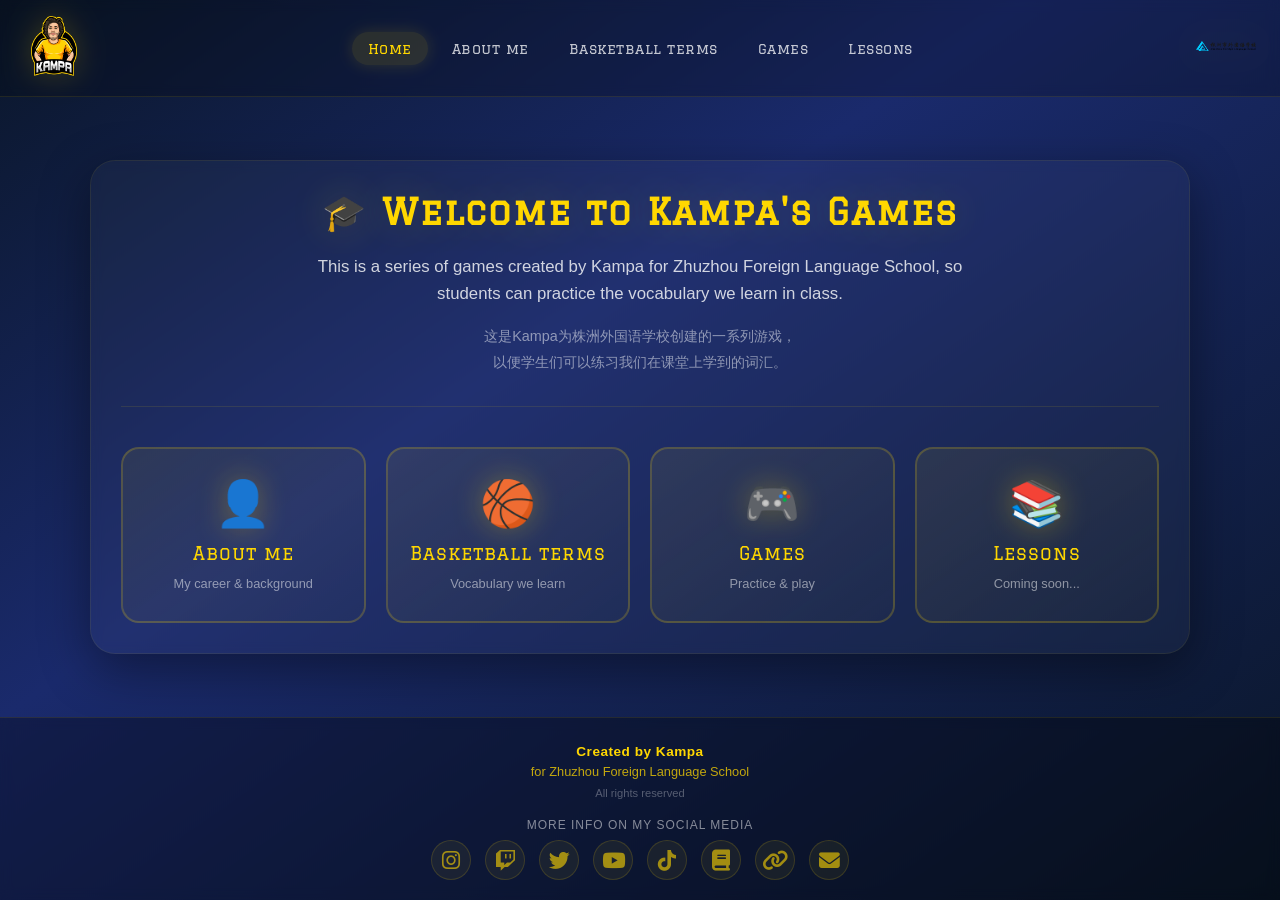
<file: index.html>
<!DOCTYPE html>
<html lang="en">
<head>
    <meta charset="UTF-8">
    <meta name="viewport" content="width=device-width, initial-scale=1.0">
    <title>Kampa Games · Zhuzhou Foreign Language School</title>
    <link rel="stylesheet" href="css/style.css">
    <link rel="stylesheet" href="https://cdnjs.cloudflare.com/ajax/libs/font-awesome/6.4.0/css/all.min.css">
    <link href="https://fonts.googleapis.com/css2?family=Graduate&display=swap" rel="stylesheet">
</head>
<body>

    <!-- HEADER (se inyecta con JS) -->
    <div id="header-container"></div>

    <!-- CONTENIDO PRINCIPAL -->
    <main class="main-content">
        <div class="home-wrapper">

            <!-- TÍTULO DE BIENVENIDA -->
            <div class="welcome-section">
                <h1>🎓 Welcome to Kampa's Games</h1>
                <p class="welcome-text">
                    This is a series of games created by Kampa for Zhuzhou Foreign Language School,
                    so students can practice the vocabulary we learn in class.
                </p>
                <p class="welcome-text-cn">
                    这是Kampa为株洲外国语学校创建的一系列游戏，<br>
                    以便学生们可以练习我们在课堂上学到的词汇。
                </p>
            </div>

            <!-- TARJETAS DE CATEGORÍAS -->
            <div class="categories-grid">
                <a href="about.html" class="category-card">
                    <div class="category-icon">👤</div>
                    <div class="category-title">About me</div>
                    <div class="category-desc">My career & background</div>
                </a>

                <a href="basketball-terms.html" class="category-card">
                    <div class="category-icon">🏀</div>
                    <div class="category-title">Basketball terms</div>
                    <div class="category-desc">Vocabulary we learn</div>
                </a>

                <a href="games.html" class="category-card">
                    <div class="category-icon">🎮</div>
                    <div class="category-title">Games</div>
                    <div class="category-desc">Practice & play</div>
                </a>

                <a href="lessons.html" class="category-card">
                    <div class="category-icon">📚</div>
                    <div class="category-title">Lessons</div>
                    <div class="category-desc">Coming soon...</div>
                </a>
            </div>

        </div>
    </main>

    <!-- FOOTER (se inyecta con JS) -->
    <div id="footer-container"></div>

    <!-- SCRIPTS -->
    <script src="js/header.js"></script>
    <script src="js/footer.js"></script>

</body>
</html>
</file>
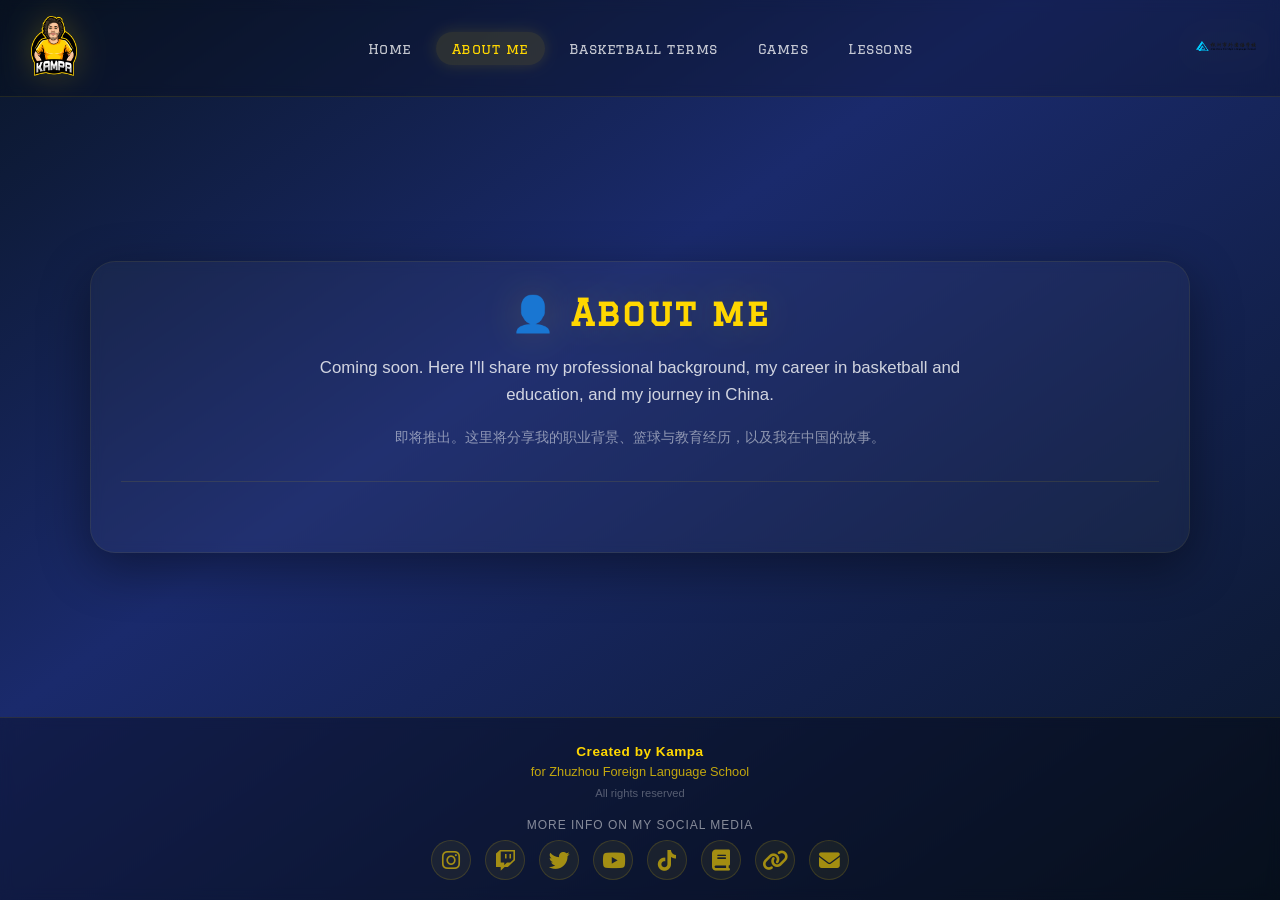
<file: about.html>
<!DOCTYPE html>
<html lang="en">
<head>
    <meta charset="UTF-8">
    <meta name="viewport" content="width=device-width, initial-scale=1.0">
    <title>About me · Kampa</title>
    <link rel="stylesheet" href="css/style.css">
    <link rel="stylesheet" href="https://cdnjs.cloudflare.com/ajax/libs/font-awesome/6.4.0/css/all.min.css">
    <link href="https://fonts.googleapis.com/css2?family=Graduate&display=swap" rel="stylesheet">
</head>
<body>

    <div id="header-container"></div>

    <main class="main-content">
        <div class="home-wrapper">
            <div class="welcome-section">
                <h1>👤 About me</h1>
                <p class="welcome-text">
                    Coming soon. Here I'll share my professional background, my career in basketball
                    and education, and my journey in China.
                </p>
                <p class="welcome-text-cn">
                    即将推出。这里将分享我的职业背景、篮球与教育经历，以及我在中国的故事。
                </p>
            </div>
        </div>
    </main>

    <div id="footer-container"></div>

    <script src="js/header.js"></script>
    <script src="js/footer.js"></script>

</body>
</html>
</file>
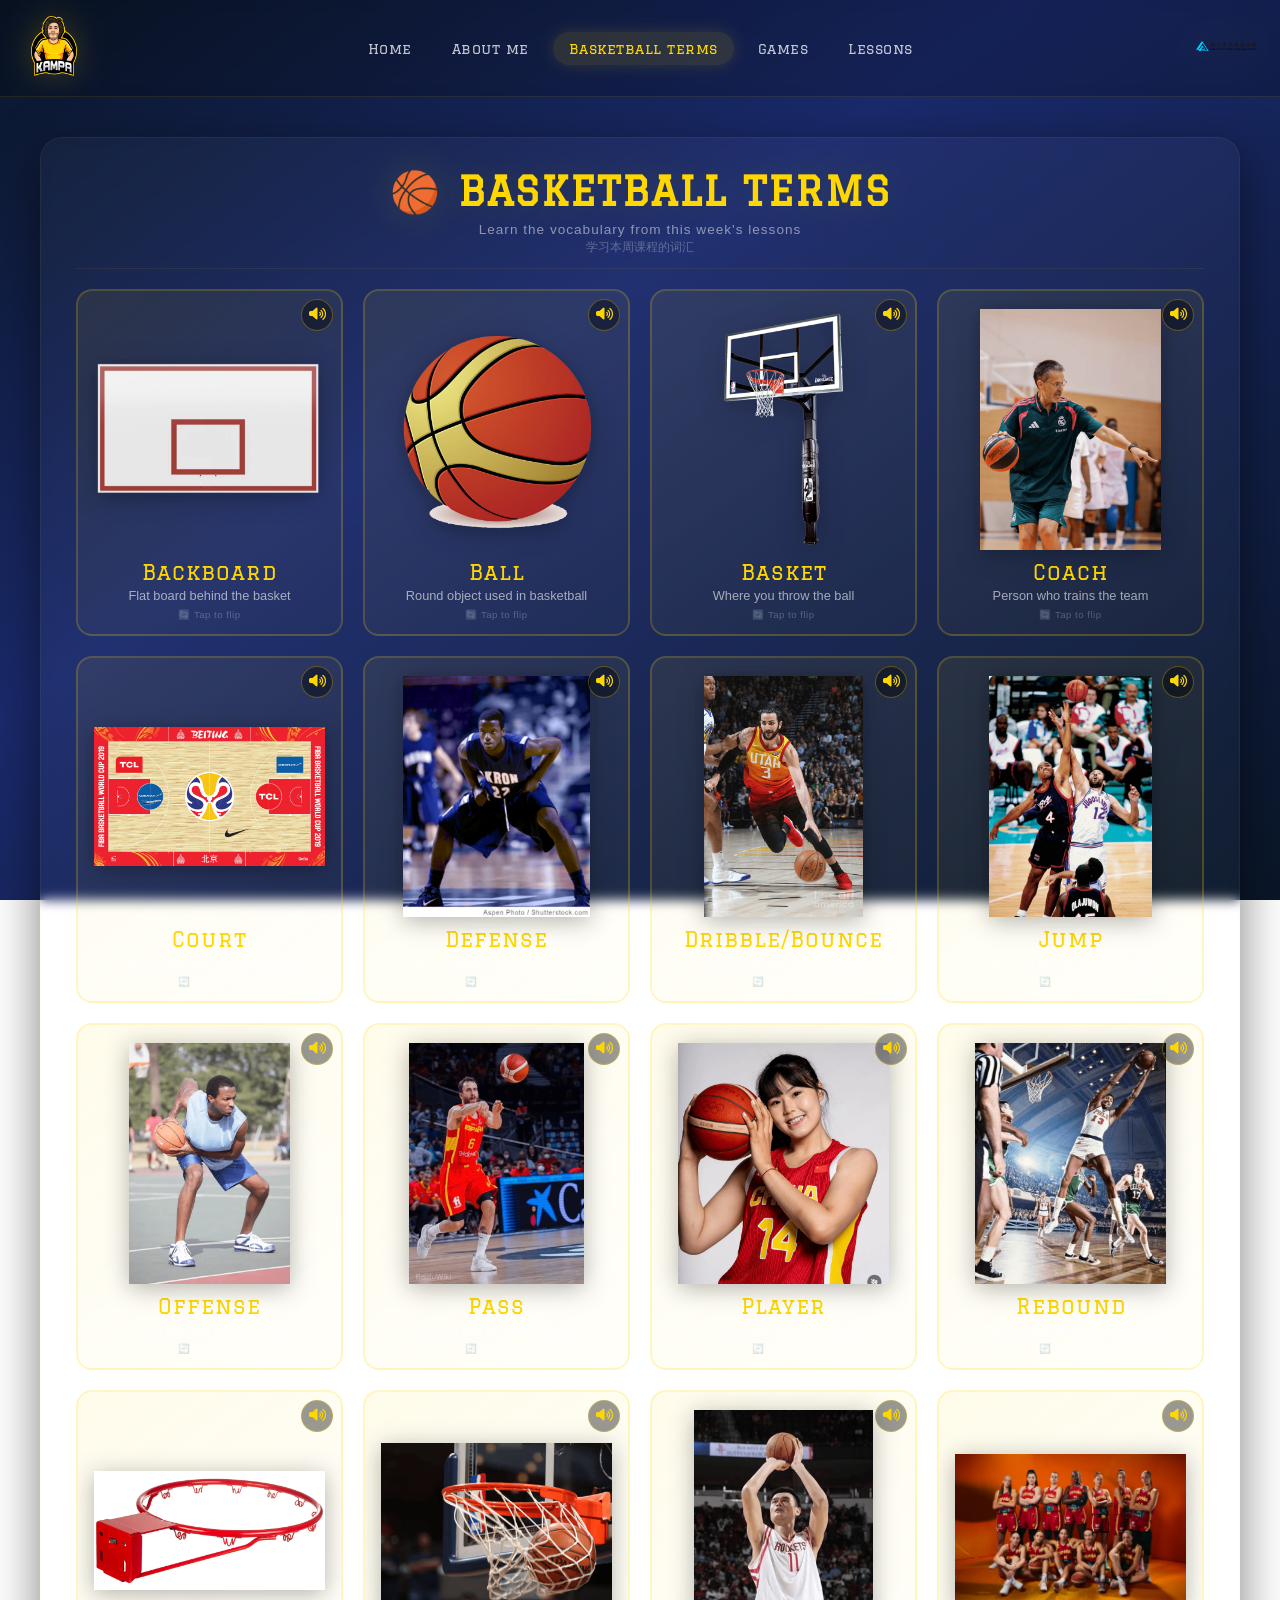
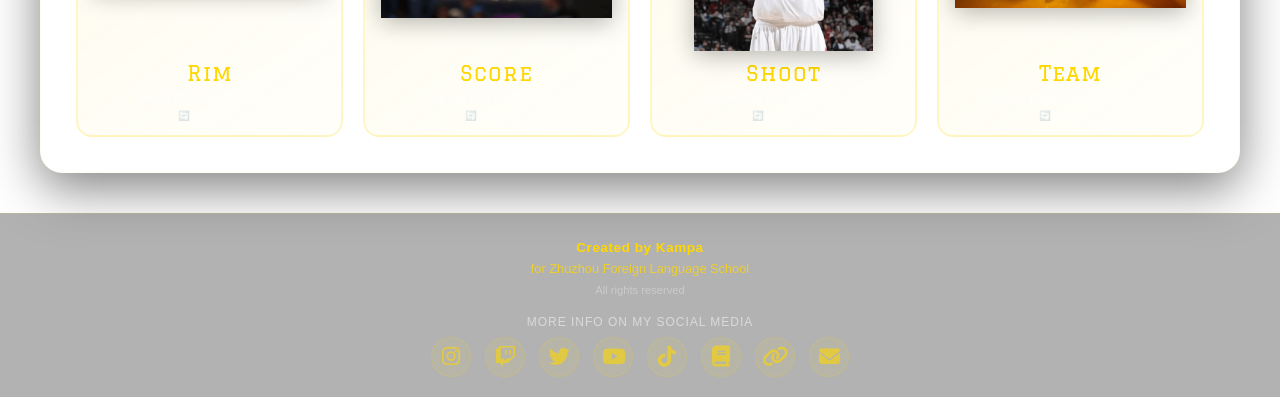
<file: basketball-terms.html>
<!DOCTYPE html>
<html lang="en">
<head>
    <meta charset="UTF-8">
    <meta name="viewport" content="width=device-width, initial-scale=1.0">
    <title>Basketball Terms · Kampa</title>
    <link rel="stylesheet" href="css/style.css">
    <link rel="stylesheet" href="https://cdnjs.cloudflare.com/ajax/libs/font-awesome/6.4.0/css/all.min.css">
    <link href="https://fonts.googleapis.com/css2?family=Graduate&display=swap" rel="stylesheet">

    <style>
        /* =============================================
           ESTILOS ESPECÍFICOS DE BASKETBALL TERMS
           ============================================= */
        .terms-wrapper {
            width: 100%;
            max-width: 1200px;
            background: rgba(255, 255, 255, 0.03);
            backdrop-filter: blur(6px);
            border-radius: 22px;
            padding: 20px 24px 24px 24px;
            box-shadow: 0 15px 50px rgba(0, 0, 0, 0.5);
            border: 1px solid rgba(255, 215, 0, 0.06);
        }

        .terms-header {
            text-align: center;
            padding-bottom: 12px;
            border-bottom: 1px solid rgba(255, 215, 0, 0.08);
            margin-bottom: 20px;
        }

        .terms-header h1 {
            font-family: 'Graduate', 'Segoe UI', sans-serif;
            font-size: 2rem;
            color: #FFD700;
            text-shadow: 0 0 40px rgba(255, 215, 0, 0.15);
            letter-spacing: 2px;
            margin-bottom: 6px;
        }

        .terms-header .subtitle {
            color: rgba(255, 255, 255, 0.5);
            font-size: 0.85rem;
            letter-spacing: 1px;
        }

        .terms-header .subtitle-cn {
            color: rgba(255, 255, 255, 0.3);
            font-size: 0.75rem;
            margin-top: 2px;
        }

        /* ---- GRID ---- */
        .terms-grid {
            display: grid;
            grid-template-columns: repeat(4, 1fr);
            gap: 16px;
        }

        /* ---- CARD CON FLIP ---- */
        .term-card {
            perspective: 1000px;
            aspect-ratio: 1 / 1.3;
            cursor: pointer;
        }

        .term-card-inner {
            position: relative;
            width: 100%;
            height: 100%;
            transition: transform 0.6s cubic-bezier(0.23, 1, 0.32, 1);
            transform-style: preserve-3d;
        }

        .term-card.flipped .term-card-inner {
            transform: rotateY(180deg);
        }

        /* ---- FRENTE Y REVERSO ---- */
        .term-face {
            position: absolute;
            width: 100%;
            height: 100%;
            backface-visibility: hidden;
            border-radius: 16px;
            background: linear-gradient(145deg, rgba(255, 215, 0, 0.08), rgba(255, 215, 0, 0.02));
            border: 2px solid rgba(255, 215, 0, 0.2);
            padding: 14px 12px;
            display: flex;
            flex-direction: column;
            align-items: center;
            justify-content: space-between;
            overflow: hidden;
            transition: border-color 0.3s ease, box-shadow 0.3s ease;
        }

        .term-card:hover .term-face {
            border-color: rgba(255, 215, 0, 0.5);
            box-shadow: 0 8px 30px rgba(255, 215, 0, 0.15);
        }

        .term-front {
            transform: rotateY(0deg);
        }

        .term-back {
            transform: rotateY(180deg);
            background: linear-gradient(145deg, rgba(255, 215, 0, 0.15), rgba(255, 215, 0, 0.05));
            border-color: rgba(255, 215, 0, 0.4);
        }

        /* ---- BOTÓN AUDIO (esquina superior derecha) ---- */
        .term-audio-btn {
            position: absolute;
            top: 8px;
            right: 8px;
            width: 32px;
            height: 32px;
            border-radius: 50%;
            background: rgba(0, 0, 0, 0.4);
            border: 1px solid rgba(255, 215, 0, 0.3);
            color: #FFD700;
            font-size: 0.85rem;
            cursor: pointer;
            display: flex;
            align-items: center;
            justify-content: center;
            transition: all 0.25s ease;
            z-index: 10;
        }

        .term-audio-btn:hover {
            background: rgba(255, 215, 0, 0.2);
            border-color: #FFD700;
            transform: scale(1.1);
        }

        .term-audio-btn:active {
            transform: scale(0.95);
        }

        .term-audio-btn.playing {
            animation: audioPulse 0.8s ease infinite;
            background: rgba(255, 215, 0, 0.3);
            border-color: #FFD700;
        }

        @keyframes audioPulse {
            0%, 100% { box-shadow: 0 0 0 rgba(255, 215, 0, 0.5); }
            50% { box-shadow: 0 0 15px rgba(255, 215, 0, 0.9); }
        }

        /* ---- IMAGEN ---- */
        .term-image {
            width: 100%;
            flex: 1;
            display: flex;
            align-items: center;
            justify-content: center;
            padding: 4px;
            min-height: 0;
        }

        .term-image img {
            max-width: 100%;
            max-height: 100%;
            width: auto;
            height: auto;
            object-fit: contain;
            filter: drop-shadow(0 4px 12px rgba(0, 0, 0, 0.3));
        }

        .term-image .placeholder {
            font-size: 3rem;
            color: rgba(255, 215, 0, 0.2);
        }

        /* ---- PALABRA ---- */
        .term-word {
            font-family: 'Graduate', 'Segoe UI', sans-serif;
            font-size: 1.15rem;
            color: #FFD700;
            text-align: center;
            letter-spacing: 1px;
            margin: 6px 0 4px 0;
            word-break: break-word;
            line-height: 1.2;
        }

        /* ---- DEFINICIÓN ---- */
        .term-definition {
            font-family: 'Segoe UI', Arial, sans-serif;
            font-size: 0.7rem;
            color: rgba(255, 255, 255, 0.6);
            text-align: center;
            line-height: 1.3;
            padding: 0 4px;
            word-break: break-word;
        }

        /* ---- REVERSO: contenido ---- */
        .term-back .term-word-cn {
            font-family: 'Segoe UI', 'Microsoft YaHei', sans-serif;
            font-size: 2.4rem;
            color: #FFD700;
            text-shadow: 0 0 30px rgba(255, 215, 0, 0.3);
            text-align: center;
            margin: 4px 0;
            font-weight: bold;
        }

        .term-back .term-word-en {
            font-family: 'Graduate', 'Segoe UI', sans-serif;
            font-size: 0.9rem;
            color: rgba(255, 215, 0, 0.7);
            text-align: center;
            letter-spacing: 1px;
            margin-bottom: 8px;
        }

        .term-back .term-example {
            font-family: 'Segoe UI', Arial, sans-serif;
            font-size: 0.7rem;
            color: rgba(255, 255, 255, 0.75);
            text-align: center;
            line-height: 1.4;
            padding: 0 6px;
            font-style: italic;
            border-left: 2px solid rgba(255, 215, 0, 0.3);
            border-right: 2px solid rgba(255, 215, 0, 0.3);
            padding: 6px 10px;
            margin: 4px 0;
        }

        /* ---- HINT DE FLIP ---- */
        .term-flip-hint {
            font-size: 0.6rem;
            color: rgba(255, 255, 255, 0.25);
            text-align: center;
            margin-top: 4px;
            letter-spacing: 0.5px;
        }

        /* ---- LOADING ---- */
        .loading {
            grid-column: 1 / -1;
            text-align: center;
            padding: 40px;
            color: rgba(255, 255, 255, 0.5);
            font-size: 0.9rem;
        }

        .loading .spinner {
            display: inline-block;
            width: 40px;
            height: 40px;
            border: 4px solid rgba(255, 215, 0, 0.1);
            border-top: 4px solid #FFD700;
            border-radius: 50%;
            animation: spin 0.8s linear infinite;
            margin-bottom: 12px;
        }

        @keyframes spin {
            0% { transform: rotate(0deg); }
            100% { transform: rotate(360deg); }
        }

        /* =============================================
           RESPONSIVE
           ============================================= */
        @media (max-width: 1100px) {
            .terms-grid {
                grid-template-columns: repeat(3, 1fr);
                gap: 14px;
            }
        }

        @media (max-width: 850px) {
            .terms-wrapper { padding: 16px 16px 20px 16px; }
            .terms-header h1 { font-size: 1.5rem; }
            .terms-header .subtitle { font-size: 0.75rem; }

            .terms-grid {
                grid-template-columns: repeat(3, 1fr);
                gap: 12px;
            }

            .term-word { font-size: 1rem; }
            .term-definition { font-size: 0.65rem; }
            .term-back .term-word-cn { font-size: 2rem; }
            .term-back .term-example { font-size: 0.65rem; }
            .term-audio-btn { width: 28px; height: 28px; font-size: 0.75rem; }
        }

        @media (max-width: 650px) {
            .terms-grid {
                grid-template-columns: repeat(2, 1fr);
                gap: 10px;
            }

            .terms-wrapper { padding: 12px 12px 16px 12px; border-radius: 16px; }
            .terms-header h1 { font-size: 1.3rem; }

            .term-word { font-size: 0.9rem; }
            .term-back .term-word-cn { font-size: 1.7rem; }
            .term-back .term-word-en { font-size: 0.75rem; }
            .term-back .term-example { font-size: 0.6rem; }
        }

        @media (max-width: 400px) {
            .terms-grid {
                grid-template-columns: 1fr;
                gap: 10px;
            }

            .terms-header h1 { font-size: 1.1rem; }
            .terms-header .subtitle { font-size: 0.65rem; }

            .term-card { aspect-ratio: 1 / 0.85; }
            .term-image img { max-height: 100px; }
        }

        @media (min-height: 900px) {
            .terms-wrapper { padding: 30px 35px 35px 35px; }
            .terms-header h1 { font-size: 2.5rem; }

            .terms-grid { gap: 20px; }
            .term-word { font-size: 1.3rem; }
            .term-definition { font-size: 0.8rem; }
            .term-back .term-word-cn { font-size: 3rem; }
            .term-back .term-example { font-size: 0.8rem; }
        }
    </style>
</head>
<body>

    <div id="header-container"></div>

    <main class="main-content">
        <div class="terms-wrapper">

            <div class="terms-header">
                <h1>🏀 BASKETBALL TERMS</h1>
                <div class="subtitle">Learn the vocabulary from this week's lessons</div>
                <div class="subtitle-cn">学习本周课程的词汇</div>
            </div>

            <div class="terms-grid" id="termsGrid">
                <div class="loading">
                    <div class="spinner"></div>
                    <div>Loading vocabulary...</div>
                </div>
            </div>

        </div>
    </main>

    <div id="footer-container"></div>

    <script src="js/config.js"></script>
    <script src="js/header.js"></script>
    <script src="js/footer.js"></script>

    <script>
        // =========================================================
        // CONFIGURACIÓN
        // =========================================================
        const MYSTERY_TXT_PATH = 'assets/terms/mystery.txt';
        const AUDIO_PATH = 'assets/audio/';

        // =========================================================
        // DOM
        // =========================================================
        const termsGrid = document.getElementById('termsGrid');

        // =========================================================
        // UTILIDADES
        // =========================================================
        function escapeHTML(str) {
            return String(str).replace(/[&<>"']/g, function(m) {
                return { '&': '&amp;', '<': '&lt;', '>': '&gt;', '"': '&quot;', "'": '&#39;' }[m];
            });
        }

        // Para el nombre del archivo de audio: minúsculas, sin barras, espacios por guion
        function getAudioFileName(palabra) {
            return palabra
                .toLowerCase()
                .replace(/\//g, '')      // quitar barras (Dribble/Bounce → DribbleBounce)
                .replace(/\s+/g, '-')    // espacios por guiones
                .trim() + '.mp3';
        }

        // Para la ruta de la imagen: usar siempre [Palabra]1.png
        // Aunque sea "Dribble/Bounce", en config.js está como "Dribble/Bounce" → Bounce1.png
        function getImageFileName(palabra) {
            // Buscar en config.js por palabra exacta
            if (typeof PALABRAS_JUEGO !== 'undefined') {
                const item = PALABRAS_JUEGO.find(p =>
                    p.palabra.toLowerCase() === palabra.toLowerCase()
                );
                if (item && item.imagenes.length > 0) {
                    return item.imagenes[0]; // siempre la primera
                }
            }
            // Fallback: usar la palabra + "1.png"
            return palabra.replace(/\//g, '').replace(/\s+/g, '') + '1.png';
        }

        // =========================================================
        // CARGAR TXT
        // =========================================================
        async function cargarTerms() {
            try {
                console.log('🔄 Loading terms from:', MYSTERY_TXT_PATH);
                const response = await fetch(MYSTERY_TXT_PATH);
                if (!response.ok) throw new Error('HTTP ' + response.status);
                const text = await response.text();

                const terms = text
                    .split('\n')
                    .map(line => line.trim())
                    .filter(line => line.length > 0 && !line.startsWith('#'))
                    .map(line => {
                        const parts = line.split('|').map(p => p.trim());
                        if (parts.length < 2) return null;
                        return {
                            palabra: parts[0],
                            definicion: parts[1],
                            chino: parts[2] || '',
                            ejemplo: parts[3] || ''
                        };
                    })
                    .filter(t => t !== null);

                // Ordenar alfabéticamente
                terms.sort((a, b) => a.palabra.localeCompare(b.palabra));

                console.log('✅ ' + terms.length + ' terms loaded');
                return terms;
            } catch (error) {
                console.error('❌ Error loading terms:', error);
                console.warn('⚠️ Using fallback data');
                return getFallbackTerms();
            }
        }

        function getFallbackTerms() {
            return [
                { palabra: 'Backboard', definicion: 'Flat board behind the basket', chino: '篮板', ejemplo: 'The ball hit the backboard.' },
                { palabra: 'Ball', definicion: 'Round object used in basketball', chino: '球', ejemplo: 'I passed the ball to my teammate.' },
                { palabra: 'Basket', definicion: 'Where you throw the ball', chino: '篮筐', ejemplo: 'The player scored in the basket.' },
                { palabra: 'Coach', definicion: 'Person who trains the team', chino: '教练', ejemplo: 'The coach teaches us new plays.' },
                { palabra: 'Court', definicion: 'Place where you play basketball', chino: '球场', ejemplo: 'We play on the court every Friday.' },
                { palabra: 'Defense', definicion: 'Team trying to stop the attack', chino: '防守', ejemplo: 'Good defense wins games.' },
                { palabra: 'Dribble/Bounce', definicion: 'Bounce the ball while walking', chino: '运球', ejemplo: 'I practice my dribble at home.' },
                { palabra: 'Jump', definicion: 'Go up in the air with your legs', chino: '跳', ejemplo: 'The player jumps very high.' },
                { palabra: 'Offense', definicion: 'Team with the ball attacking', chino: '进攻', ejemplo: 'Our offense is very strong.' },
                { palabra: 'Pass', definicion: 'Give the ball to another player', chino: '传球', ejemplo: 'She made a perfect pass to me.' },
                { palabra: 'Player', definicion: 'Person who plays the game', chino: '球员', ejemplo: 'He is a great basketball player.' },
                { palabra: 'Rebound', definicion: 'Get the ball after a missed shot', chino: '篮板球', ejemplo: 'He got an important rebound.' },
                { palabra: 'Rim', definicion: 'Metal circle of the basket', chino: '篮圈', ejemplo: 'The ball bounced off the rim.' },
                { palabra: 'Score', definicion: 'Put the ball in the basket', chino: '得分', ejemplo: 'I scored two points!' },
                { palabra: 'Shoot', definicion: 'Throw the ball to the basket', chino: '投篮', ejemplo: 'He shoots the ball every day.' },
                { palabra: 'Team', definicion: 'Group of players playing together', chino: '球队', ejemplo: 'Our team is the best!' }
            ].sort((a, b) => a.palabra.localeCompare(b.palabra));
        }

        // =========================================================
        // CREAR TARJETA
        // =========================================================
        function crearTarjeta(term) {
            const card = document.createElement('div');
            card.className = 'term-card';
            card.dataset.word = term.palabra;

            const imageFile = getImageFileName(term.palabra);
            const audioFile = getAudioFileName(term.palabra);
            const imagePath = RUTA_TERMS + imageFile;
            const audioPath = AUDIO_PATH + audioFile;

            card.innerHTML = `
                <div class="term-card-inner">

                    <!-- FRENTE -->
                    <div class="term-face term-front">
                        <button class="term-audio-btn" title="Listen" data-audio="${audioPath}">
                            <i class="fas fa-volume-up"></i>
                        </button>
                        <div class="term-image">
                            <img src="${imagePath}" alt="${escapeHTML(term.palabra)}" onerror="this.style.display='none'; this.parentNode.innerHTML='<div class=\\'placeholder\\'>🖼️</div>';">
                        </div>
                        <div class="term-word">${escapeHTML(term.palabra)}</div>
                        <div class="term-definition">${escapeHTML(term.definicion)}</div>
                        <div class="term-flip-hint">🔄 Tap to flip</div>
                    </div>

                    <!-- REVERSO -->
                    <div class="term-face term-back">
                        <button class="term-audio-btn" title="Listen" data-audio="${audioPath}">
                            <i class="fas fa-volume-up"></i>
                        </button>
                        <div class="term-image">
                            <img src="${imagePath}" alt="${escapeHTML(term.palabra)}" onerror="this.style.display='none'; this.parentNode.innerHTML='<div class=\\'placeholder\\'>🖼️</div>';">
                        </div>
                        <div class="term-word-cn">${escapeHTML(term.chino)}</div>
                        <div class="term-word-en">${escapeHTML(term.palabra)}</div>
                        <div class="term-example">"${escapeHTML(term.ejemplo)}"</div>
                        <div class="term-flip-hint">🔄 Tap to flip</div>
                    </div>

                </div>
            `;

            // Evento flip (clic en cualquier parte excepto el botón de audio)
            card.addEventListener('click', function(e) {
                if (e.target.closest('.term-audio-btn')) return; // ignorar botón audio
                card.classList.toggle('flipped');
            });

            // Eventos del botón de audio
            const audioBtns = card.querySelectorAll('.term-audio-btn');
            audioBtns.forEach(btn => {
                btn.addEventListener('click', function(e) {
                    e.stopPropagation();
                    reproducirAudio(audioPath, btn);
                });
            });

            return card;
        }

        // =========================================================
        // REPRODUCIR AUDIO
        // =========================================================
        let audioActual = null;

        function reproducirAudio(ruta, btn) {
            // Si ya hay uno sonando, para
            if (audioActual) {
                audioActual.pause();
                audioActual.currentTime = 0;
            }

            const audio = new Audio(ruta);
            audioActual = audio;

            audio.addEventListener('play', () => {
                btn.classList.add('playing');
            });

            audio.addEventListener('ended', () => {
                btn.classList.remove('playing');
            });

            audio.addEventListener('error', () => {
                btn.classList.remove('playing');
                console.warn('⚠️ Audio not found:', ruta);
            });

            audio.play().catch(err => {
                console.warn('⚠️ Could not play audio:', err);
                btn.classList.remove('playing');
            });
        }

        // =========================================================
        // RENDERIZAR
        // =========================================================
        function renderizarTerms(terms) {
            termsGrid.innerHTML = '';

            if (terms.length === 0) {
                termsGrid.innerHTML = '<div class="loading">No terms found.</div>';
                return;
            }

            terms.forEach(term => {
                const card = crearTarjeta(term);
                termsGrid.appendChild(card);
            });
        }

        // =========================================================
        // INICIALIZACIÓN
        // =========================================================
        (async function init() {
            const terms = await cargarTerms();
            renderizarTerms(terms);

            console.log('🏀 BASKETBALL TERMS - Kampa Games');
            console.log('📝 ' + terms.length + ' terms loaded');
            console.log('🔊 Audio files expected in:', AUDIO_PATH);
        })();
    </script>
</body>
</html>
</file>
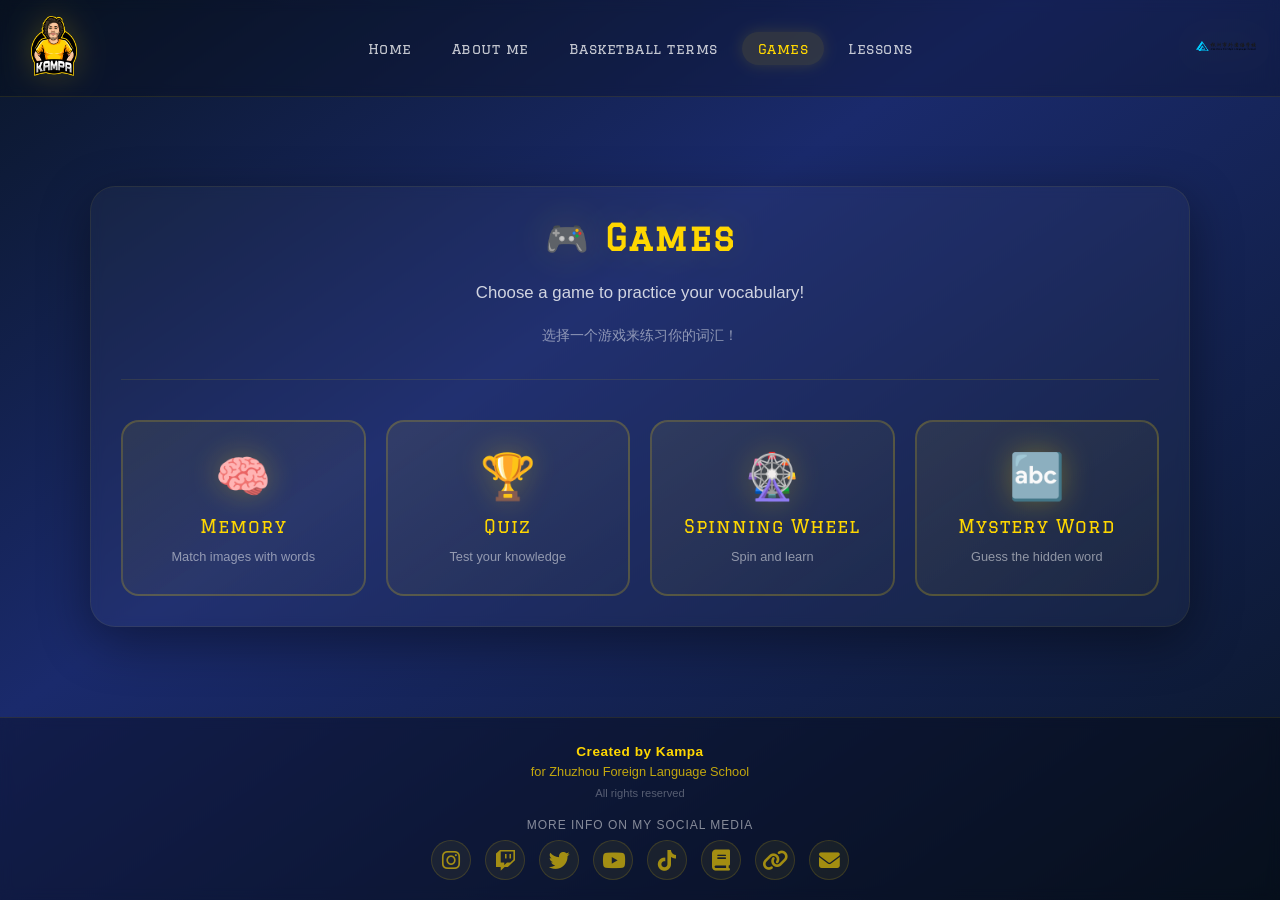
<file: games.html>
<!DOCTYPE html>
<html lang="en">
<head>
    <meta charset="UTF-8">
    <meta name="viewport" content="width=device-width, initial-scale=1.0">
    <title>Games · Kampa</title>
    <link rel="stylesheet" href="css/style.css">
    <link rel="stylesheet" href="https://cdnjs.cloudflare.com/ajax/libs/font-awesome/6.4.0/css/all.min.css">
    <link href="https://fonts.googleapis.com/css2?family=Graduate&display=swap" rel="stylesheet">
</head>
<body>

    <div id="header-container"></div>

    <main class="main-content">
        <div class="home-wrapper">

            <div class="welcome-section">
                <h1>🎮 Games</h1>
                <p class="welcome-text">
                    Choose a game to practice your vocabulary!
                </p>
                <p class="welcome-text-cn">
                    选择一个游戏来练习你的词汇！
                </p>
            </div>

            <div class="categories-grid">
                <a href="memory.html" class="category-card">
                    <div class="category-icon">🧠</div>
                    <div class="category-title">Memory</div>
                    <div class="category-desc">Match images with words</div>
                </a>

                <a href="quiz.html" class="category-card">
                    <div class="category-icon">🏆</div>
                    <div class="category-title">Quiz</div>
                    <div class="category-desc">Test your knowledge</div>
                </a>

                <a href="wheel.html" class="category-card">
                    <div class="category-icon">🎡</div>
                    <div class="category-title">Spinning Wheel</div>
                    <div class="category-desc">Spin and learn</div>
                </a>

                <a href="mystery-word.html" class="category-card">
                    <div class="category-icon">🔤</div>
                    <div class="category-title">Mystery Word</div>
                    <div class="category-desc">Guess the hidden word</div>
                </a>
            </div>

        </div>
    </main>

    <div id="footer-container"></div>

    <script src="js/header.js"></script>
    <script src="js/footer.js"></script>

</body>
</html>
</file>
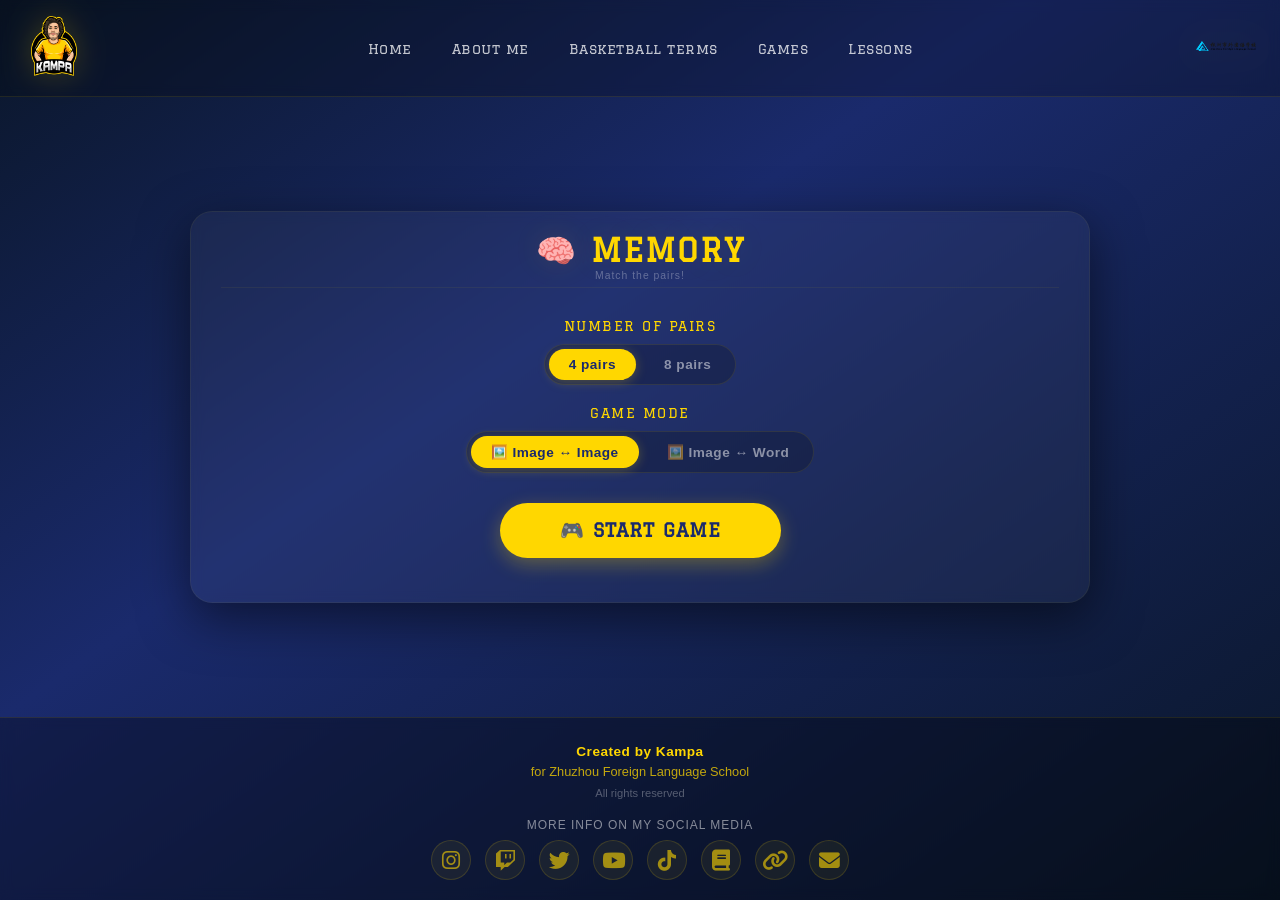
<file: memory.html>
<!DOCTYPE html>
<html lang="en">
<head>
    <meta charset="UTF-8">
    <meta name="viewport" content="width=device-width, initial-scale=1.0, user-scalable=no">
    <title>Memory · Kampa Games</title>
    <link rel="stylesheet" href="css/style.css">
    <link rel="stylesheet" href="https://cdnjs.cloudflare.com/ajax/libs/font-awesome/6.4.0/css/all.min.css">
    <link href="https://fonts.googleapis.com/css2?family=Graduate&display=swap" rel="stylesheet">

    <style>
        /* =============================================
           ESTILOS ESPECÍFICOS DEL JUEGO MEMORY
           ============================================= */
        .memory-wrapper {
            width: 100%;
            max-width: 900px;
            background: rgba(255, 255, 255, 0.04);
            backdrop-filter: blur(6px);
            border-radius: 22px;
            padding: 16px 20px 18px 20px;
            box-shadow: 0 15px 50px rgba(0, 0, 0, 0.5);
            border: 1px solid rgba(255, 215, 0, 0.06);
            display: flex;
            flex-direction: column;
            gap: 10px;
        }

        .memory-header {
            text-align: center;
            padding-bottom: 6px;
            border-bottom: 1px solid rgba(255, 215, 0, 0.06);
        }

        .memory-header h1 {
            font-family: 'Graduate', 'Segoe UI', sans-serif;
            font-size: 1.5rem;
            color: #FFD700;
            text-shadow: 0 0 30px rgba(255, 215, 0, 0.12);
            letter-spacing: 2px;
        }

        .memory-header .subtitle {
            color: rgba(255, 255, 255, 0.3);
            font-size: 0.65rem;
            letter-spacing: 1px;
        }

        /* ---- SELECTOR (pantalla inicial) ---- */
        .selector {
            display: flex;
            flex-direction: column;
            gap: 20px;
            padding: 20px 10px;
            align-items: center;
        }

        .selector-section {
            display: flex;
            flex-direction: column;
            align-items: center;
            gap: 10px;
        }

        .selector-label {
            font-family: 'Graduate', 'Segoe UI', sans-serif;
            font-size: 0.85rem;
            color: #FFD700;
            letter-spacing: 1.5px;
            text-transform: uppercase;
        }

        .btn-group {
            display: flex;
            gap: 8px;
            flex-wrap: wrap;
            justify-content: center;
            background: rgba(0, 0, 0, 0.2);
            padding: 4px;
            border-radius: 25px;
            border: 1px solid rgba(255, 215, 0, 0.1);
        }

        .btn-option {
            padding: 8px 20px;
            font-size: 0.85rem;
            font-weight: 700;
            border: none;
            border-radius: 20px;
            cursor: pointer;
            transition: all 0.25s ease;
            font-family: 'Segoe UI', Arial, sans-serif;
            background: transparent;
            color: rgba(255, 255, 255, 0.5);
            letter-spacing: 0.5px;
        }

        .btn-option:hover {
            color: rgba(255, 255, 255, 0.85);
        }

        .btn-option.active {
            background: #FFD700;
            color: #1a2a6c;
            box-shadow: 0 2px 12px rgba(255, 215, 0, 0.25);
        }

        .btn-start {
            padding: 14px 50px;
            font-family: 'Graduate', 'Segoe UI', sans-serif;
            font-size: 1.1rem;
            font-weight: bold;
            background: #FFD700;
            color: #1a2a6c;
            border: none;
            border-radius: 50px;
            cursor: pointer;
            transition: all 0.3s ease;
            box-shadow: 0 6px 20px rgba(255, 215, 0, 0.3);
            letter-spacing: 1px;
            margin-top: 10px;
        }

        .btn-start:hover {
            background: #FFE44D;
            transform: translateY(-2px);
            box-shadow: 0 10px 30px rgba(255, 215, 0, 0.4);
        }

        /* ---- CONTROLES DEL JUEGO ---- */
        .controls {
            display: flex;
            justify-content: center;
            gap: 8px;
            flex-wrap: wrap;
        }

        .btn {
            padding: 5px 14px;
            font-size: 0.7rem;
            font-weight: 700;
            border: none;
            border-radius: 25px;
            cursor: pointer;
            transition: all 0.25s ease;
            box-shadow: 0 3px 12px rgba(0, 0, 0, 0.2);
            font-family: 'Segoe UI', Arial, sans-serif;
            letter-spacing: 0.3px;
        }

        .btn:hover:not(:disabled) {
            transform: translateY(-1px);
            box-shadow: 0 5px 20px rgba(0, 0, 0, 0.3);
        }

        .btn:disabled {
            opacity: 0.4;
            cursor: not-allowed;
            transform: none !important;
        }

        .btn-gold { background: #FFD700; color: #1a2a6c; }
        .btn-gold:hover:not(:disabled) { background: #FFE44D; }

        .btn-outline {
            background: transparent;
            color: #FFD700;
            border: 1.5px solid rgba(255, 215, 0, 0.35);
        }
        .btn-outline:hover:not(:disabled) {
            background: rgba(255, 215, 0, 0.06);
            border-color: #FFD700;
        }

        .btn-danger {
            background: rgba(220, 53, 69, 0.8);
            color: white;
        }
        .btn-danger:hover:not(:disabled) { background: #dc3545; }

        /* ---- STATUS ---- */
        .status-bar {
            display: flex;
            justify-content: center;
            gap: 25px;
            padding: 5px 14px;
            background: rgba(0, 0, 0, 0.2);
            border-radius: 10px;
            flex-wrap: wrap;
        }

        .status-item {
            color: rgba(255, 255, 255, 0.6);
            font-size: 0.8rem;
        }

        .status-item strong { color: #FFD700; }

        /* ---- MENSAJE ---- */
        .message-box {
            background: rgba(0, 0, 0, 0.2);
            border-radius: 10px;
            padding: 5px 14px;
            text-align: center;
            min-height: 32px;
            display: flex;
            align-items: center;
            justify-content: center;
            border-left: 3px solid rgba(255, 215, 0, 0.3);
        }

        .message-box .msg {
            color: rgba(255, 255, 255, 0.8);
            font-size: 0.85rem;
        }

        .msg.correct { color: #4caf50; }
        .msg.wrong { color: #ff6b6b; }
        .msg.victory { color: #FFD700; font-size: 1rem; }

        /* ---- TABLERO ---- */
        .board {
            display: flex;
            justify-content: center;
            align-items: center;
            flex: 1;
            min-height: 0;
            padding: 4px 0;
        }

        .cards-grid {
            display: grid;
            gap: 12px;
            width: 100%;
            max-width: 650px;
            margin: 0 auto;
            justify-content: center;
        }

        /* Grid para 4 parejas (8 cartas) → 4 columnas */
        .cards-grid.pairs-4 {
            grid-template-columns: repeat(4, 1fr);
            max-width: 550px;
        }

        /* Grid para 8 parejas (16 cartas) → 4 columnas */
        .cards-grid.pairs-8 {
            grid-template-columns: repeat(4, 1fr);
            max-width: 650px;
        }

        /* ---- CARTA ---- */
        .card {
            background: transparent;
            border-radius: 14px;
            cursor: pointer;
            position: relative;
            transform-style: preserve-3d;
            transition: transform 0.2s ease;
            box-shadow: 0 4px 20px rgba(0, 0, 0, 0.3);
            aspect-ratio: 1 / 1;
            width: 100%;
        }

        .card:hover:not(.flipped):not(.matched) {
            transform: scale(1.03);
            box-shadow: 0 6px 30px rgba(255, 215, 0, 0.15);
        }

        .card.disabled { pointer-events: none; }

        .card-face {
            position: absolute;
            width: 100%;
            height: 100%;
            backface-visibility: hidden;
            border-radius: 14px;
            display: flex;
            flex-direction: column;
            align-items: center;
            justify-content: center;
            transition: transform 0.5s cubic-bezier(0.23, 1, 0.32, 1);
            overflow: hidden;
        }

        /* Reverso */
        .card-back {
            background: linear-gradient(145deg, #FFD700, #e6b800);
            transform: rotateY(0deg);
            border: 2px solid rgba(255, 215, 0, 0.4);
            box-shadow: inset 0 0 30px rgba(0, 0, 0, 0.15);
        }

        .card-back img {
            width: 65%;
            height: 65%;
            object-fit: contain;
            filter: drop-shadow(0 4px 12px rgba(0, 0, 0, 0.3));
        }

        .card-back .back-fallback {
            font-size: 2.5rem;
            color: #1a2a6c;
            font-weight: bold;
        }

        /* Anverso */
        .card-front {
            background: linear-gradient(145deg, #ffffff, #f5f5f8);
            transform: rotateY(180deg);
            border: 2px solid rgba(26, 42, 108, 0.2);
            padding: 6px;
        }

        .card-front .card-content {
            display: flex;
            flex-direction: column;
            align-items: center;
            justify-content: center;
            width: 100%;
            height: 100%;
            gap: 4px;
        }

        .card-front .card-content img {
            width: auto;
            height: 90%;
            max-width: 95%;
            object-fit: contain;
            border-radius: 6px;
        }

        .card-front .card-content .word {
            font-family: 'Graduate', 'Segoe UI', sans-serif;
            font-size: clamp(0.55rem, 2vh, 1rem);
            font-weight: bold;
            color: #1a2a6c;
            text-align: center;
            padding: 2px 8px;
            background: rgba(255, 215, 0, 0.12);
            border-radius: 6px;
            width: 92%;
            letter-spacing: 0.5px;
            line-height: 1.2;
            word-wrap: break-word;
            overflow-wrap: break-word;
            display: flex;
            align-items: center;
            justify-content: center;
        }

        .card-front .icon-fallback {
            font-size: 3rem;
        }

        /* Estados */
        .card.flipped .card-back { transform: rotateY(180deg); }
        .card.flipped .card-front { transform: rotateY(0deg); }

        .card.matched {
            pointer-events: none;
            animation: matchPulse 0.4s ease;
        }

        .card.matched .card-front {
            border-color: rgba(76, 175, 80, 0.5);
            box-shadow: 0 0 25px rgba(76, 175, 80, 0.2);
        }

        @keyframes matchPulse {
            0% { transform: scale(1); }
            30% { transform: scale(1.06); }
            60% { transform: scale(0.96); }
            100% { transform: scale(1); }
        }

        .card.study-mode .card-back { transform: rotateY(180deg); }
        .card.study-mode .card-front { transform: rotateY(0deg); }

        .card.hint .card-back { transform: rotateY(180deg); }
        .card.hint .card-front { transform: rotateY(0deg); }

        .card.hint {
            animation: hintPulse 0.7s ease 2;
        }

        @keyframes hintPulse {
            0%, 100% { transform: scale(1); }
            50% { transform: scale(1.05); box-shadow: 0 0 35px rgba(255, 215, 0, 0.3); }
        }

        /* ---- OVERLAY VICTORIA ---- */
        .victory-overlay {
            position: fixed;
            top: 0; left: 0;
            width: 100%; height: 100%;
            background: rgba(0, 0, 0, 0.85);
            backdrop-filter: blur(6px);
            display: flex;
            justify-content: center;
            align-items: center;
            z-index: 1000;
            padding: 20px;
            opacity: 0;
            pointer-events: none;
            transition: opacity 0.4s ease;
        }

        .victory-overlay.active {
            opacity: 1;
            pointer-events: auto;
        }

        .victory-content {
            background: linear-gradient(145deg, #0f1f4a, #080e20);
            border: 2px solid rgba(255, 215, 0, 0.3);
            border-radius: 25px;
            padding: 30px 35px;
            max-width: 480px;
            width: 100%;
            text-align: center;
            box-shadow: 0 0 50px rgba(255, 215, 0, 0.08);
            animation: victoryIn 0.5s ease;
        }

        @keyframes victoryIn {
            0% { transform: scale(0.9); opacity: 0; }
            100% { transform: scale(1); opacity: 1; }
        }

        .victory-content .trophy {
            font-size: 3.5rem;
            margin-bottom: 6px;
        }

        .victory-content h2 {
            color: #FFD700;
            font-family: 'Graduate', 'Segoe UI', sans-serif;
            font-size: 1.6rem;
            margin-bottom: 4px;
        }

        .victory-content .sub {
            color: rgba(255, 255, 255, 0.5);
            font-size: 0.85rem;
            margin-bottom: 14px;
        }

        .victory-content .words-list {
            display: grid;
            grid-template-columns: 1fr 1fr;
            gap: 4px;
            text-align: left;
            margin: 10px 0 16px 0;
            padding: 12px 16px;
            background: rgba(0, 0, 0, 0.3);
            border-radius: 10px;
        }

        .victory-content .words-list .word-item {
            color: rgba(255, 255, 255, 0.8);
            font-size: 0.8rem;
            padding: 3px 6px;
            border-left: 2px solid rgba(255, 215, 0, 0.4);
        }

        .victory-content .words-list .word-item strong { color: #FFD700; }

        .victory-content .stats {
            color: rgba(255, 255, 255, 0.4);
            font-size: 0.75rem;
            margin-bottom: 14px;
        }

        .victory-content .btn {
            font-size: 0.95rem;
            padding: 10px 30px;
        }

        /* ---- RESPONSIVE ---- */
        @media (max-width: 850px) {
            .memory-wrapper { padding: 12px 14px 14px 14px; }
            .memory-header h1 { font-size: 1.2rem; }
            .cards-grid { gap: 10px; }
            .cards-grid.pairs-4 { max-width: 420px; }
            .cards-grid.pairs-8 { max-width: 480px; }
            .card-front .card-content .word { font-size: clamp(0.5rem, 1.8vh, 0.85rem); }
            .btn { padding: 4px 10px; font-size: 0.6rem; }
            .btn-start { padding: 12px 35px; font-size: 0.95rem; }
        }

        @media (max-width: 550px) {
            .memory-wrapper { padding: 8px 8px 10px 8px; border-radius: 14px; }
            .memory-header h1 { font-size: 1rem; }
            .cards-grid { gap: 6px; }
            .cards-grid.pairs-4 { max-width: 320px; }
            .cards-grid.pairs-8 { max-width: 340px; }
            .card { border-radius: 10px; }
            .card-face { border-radius: 10px; }
            .card-front .card-content .word { font-size: clamp(0.45rem, 1.5vh, 0.7rem); padding: 1px 4px; }
            .status-item { font-size: 0.65rem; }
            .btn { padding: 3px 8px; font-size: 0.5rem; }
            .btn-start { padding: 10px 25px; font-size: 0.85rem; }
            .btn-option { padding: 6px 14px; font-size: 0.75rem; }
        }

        @media (max-width: 400px) {
            .cards-grid { gap: 4px; }
            .cards-grid.pairs-4 { max-width: 270px; }
            .cards-grid.pairs-8 { max-width: 280px; }
            .memory-header h1 { font-size: 0.85rem; }
        }

        @media (min-height: 900px) {
            .memory-wrapper { padding: 20px 30px 24px 30px; }
            .cards-grid { gap: 16px; }
            .cards-grid.pairs-4 { max-width: 650px; }
            .cards-grid.pairs-8 { max-width: 720px; }
            .memory-header h1 { font-size: 2rem; }
            .btn { padding: 8px 20px; font-size: 0.85rem; }
            .btn-start { padding: 16px 60px; font-size: 1.2rem; }
        }

        /* ---- UTILIDADES ---- */
        .hidden { display: none !important; }
    </style>
</head>
<body>

    <!-- HEADER (inyectado) -->
    <div id="header-container"></div>

    <!-- CONTENIDO PRINCIPAL -->
    <main class="main-content">
        <div class="memory-wrapper">

            <!-- TÍTULO -->
            <div class="memory-header">
                <h1>🧠 MEMORY</h1>
                <div class="subtitle">Match the pairs!</div>
            </div>

            <!-- ============================================ -->
            <!-- SELECTOR (pantalla inicial) -->
            <!-- ============================================ -->
            <div class="selector" id="selectorPanel">

                <!-- Cantidad de parejas -->
                <div class="selector-section">
                    <div class="selector-label">Number of pairs</div>
                    <div class="btn-group" id="pairsGroup">
                        <button class="btn-option active" data-pairs="4">4 pairs</button>
                        <button class="btn-option" data-pairs="8">8 pairs</button>
                    </div>
                </div>

                <!-- Modo de juego -->
                <div class="selector-section">
                    <div class="selector-label">Game mode</div>
                    <div class="btn-group" id="modeGroup">
                        <button class="btn-option active" data-mode="image-image">🖼️ Image ↔ Image</button>
                        <button class="btn-option" data-mode="image-word">🖼️ Image ↔ Word</button>
                    </div>
                </div>

                <!-- Botón START -->
                <button class="btn-start" id="startBtn">🎮 START GAME</button>

            </div>

            <!-- ============================================ -->
            <!-- ZONA DE JUEGO -->
            <!-- ============================================ -->
            <div id="gameArea" class="hidden">

                <!-- CONTROLES -->
                <div class="controls">
                    <button class="btn btn-gold" id="studyBtn">📚 Study</button>
                    <button class="btn btn-outline" id="hintBtn">💡 Hint</button>
                    <button class="btn btn-outline" id="newGameBtn">🔄 New</button>
                    <button class="btn btn-danger" id="backBtn">⬅️ Back</button>
                </div>

                <!-- STATUS -->
                <div class="status-bar">
                    <div class="status-item">🎯 Pairs: <strong id="pairsFound">0</strong> / <span id="totalPairs">4</span></div>
                    <div class="status-item">⏱️ <strong id="timerDisplay">00:00</strong></div>
                    <div class="status-item">🎮 <strong id="modeDisplay">Image ↔ Word</strong></div>
                </div>

                <!-- MENSAJE -->
                <div class="message-box">
                    <div class="msg" id="message">🔍 Find the pairs! Click a card to start.</div>
                </div>

                <!-- TABLERO -->
                <div class="board">
                    <div class="cards-grid" id="cardsGrid"></div>
                </div>

            </div>

        </div>
    </main>

    <!-- FOOTER (inyectado) -->
    <div id="footer-container"></div>

    <!-- OVERLAY VICTORIA -->
    <div class="victory-overlay" id="victoryOverlay">
        <div class="victory-content">
            <div class="trophy">🏆</div>
            <h2>Congratulations!</h2>
            <div class="sub">You found all the pairs! 🎉</div>
            <div class="words-list" id="wordsList"></div>
            <div class="stats" id="victoryStats">⏱️ 00:00 · 🎯 0/0</div>
            <button class="btn btn-gold" id="playAgainBtn">🔄 Play Again</button>
        </div>
    </div>

    <!-- SCRIPTS -->
    <script src="js/config.js"></script>
    <script src="js/header.js"></script>
    <script src="js/footer.js"></script>

    <script>
        // =========================================================
        // CONFIGURACIÓN
        // =========================================================
        const STUDY_TIME = 1000;
        const HINT_TIME = 2000;
        const MAX_HINTS = 2;

        // =========================================================
        // ESTADO DEL JUEGO
        // =========================================================
        let gameState = {
            cards: [],
            pairsFound: 0,
            totalPairs: 0,
            isLocked: false,
            firstCard: null,
            secondCard: null,
            timerInterval: null,
            seconds: 0,
            isGameActive: false,
            isStudyMode: false,
            seleccion: [],
            hintsLeft: MAX_HINTS,
            config: {
                pairs: 4,
                mode: 'image-image' // 'image-image' o 'image-word'
            }
        };

        // =========================================================
        // DOM
        // =========================================================
        const selectorPanel = document.getElementById('selectorPanel');
        const gameArea = document.getElementById('gameArea');
        const pairsGroup = document.getElementById('pairsGroup');
        const modeGroup = document.getElementById('modeGroup');
        const startBtn = document.getElementById('startBtn');
        const cardsGrid = document.getElementById('cardsGrid');
        const messageEl = document.getElementById('message');
        const pairsFoundEl = document.getElementById('pairsFound');
        const totalPairsEl = document.getElementById('totalPairs');
        const timerDisplay = document.getElementById('timerDisplay');
        const modeDisplay = document.getElementById('modeDisplay');
        const studyBtn = document.getElementById('studyBtn');
        const hintBtn = document.getElementById('hintBtn');
        const newGameBtn = document.getElementById('newGameBtn');
        const backBtn = document.getElementById('backBtn');
        const victoryOverlay = document.getElementById('victoryOverlay');
        const wordsList = document.getElementById('wordsList');
        const victoryStats = document.getElementById('victoryStats');
        const playAgainBtn = document.getElementById('playAgainBtn');

        // =========================================================
        // SELECTOR
        // =========================================================
        pairsGroup.querySelectorAll('.btn-option').forEach(btn => {
            btn.addEventListener('click', () => {
                pairsGroup.querySelectorAll('.btn-option').forEach(b => b.classList.remove('active'));
                btn.classList.add('active');
                gameState.config.pairs = parseInt(btn.dataset.pairs);
            });
        });

        modeGroup.querySelectorAll('.btn-option').forEach(btn => {
            btn.addEventListener('click', () => {
                modeGroup.querySelectorAll('.btn-option').forEach(b => b.classList.remove('active'));
                btn.classList.add('active');
                gameState.config.mode = btn.dataset.mode;
            });
        });

        startBtn.addEventListener('click', () => {
            startGame();
        });

        // =========================================================
        // INICIO DEL JUEGO
        // =========================================================
        function startGame() {
            // Ocultar selector, mostrar juego
            selectorPanel.classList.add('hidden');
            gameArea.classList.remove('hidden');

            // Reset estado
            resetGameState();

            // Elegir N palabras aleatorias de la lista
            const todasPalabras = [...PALABRAS_JUEGO];
            shuffleArray(todasPalabras);
            const seleccionadas = todasPalabras.slice(0, gameState.config.pairs);

            // Elegir una imagen aleatoria por palabra
            gameState.seleccion = seleccionadas.map(item => {
                const randomIdx = Math.floor(Math.random() * item.imagenes.length);
                return {
                    palabra: item.palabra,
                    imagen: item.imagenes[randomIdx],
                    rutaCompleta: RUTA_TERMS + item.imagenes[randomIdx]
                };
            });

            gameState.totalPairs = gameState.seleccion.length;
            totalPairsEl.textContent = gameState.totalPairs;
            modeDisplay.textContent = gameState.config.mode === 'image-image' ? 'Image ↔ Image' : 'Image ↔ Word';

            // Aplicar clase al grid según cantidad de parejas
            cardsGrid.className = 'cards-grid pairs-' + gameState.config.pairs;

            // Crear deck
            const deck = [];
            gameState.seleccion.forEach((item, idx) => {
                if (gameState.config.mode === 'image-image') {
                    // 2 cartas con la MISMA imagen
                    deck.push({
                        id: 'imgA-' + idx,
                        pairId: idx,
                        type: 'image',
                        content: item.rutaCompleta,
                        palabra: item.palabra,
                        flipped: false,
                        matched: false
                    });
                    deck.push({
                        id: 'imgB-' + idx,
                        pairId: idx,
                        type: 'image',
                        content: item.rutaCompleta,
                        palabra: item.palabra,
                        flipped: false,
                        matched: false
                    });
                } else {
                    // Imagen + palabra
                    deck.push({
                        id: 'img-' + idx,
                        pairId: idx,
                        type: 'image',
                        content: item.rutaCompleta,
                        palabra: item.palabra,
                        flipped: false,
                        matched: false
                    });
                    deck.push({
                        id: 'word-' + idx,
                        pairId: idx,
                        type: 'word',
                        content: item.palabra,
                        flipped: false,
                        matched: false
                    });
                }
            });

            // Barajar
            shuffleArray(deck);
            gameState.cards = deck;

            renderBoard(deck);
            gameState.isGameActive = true;
            gameState.hintsLeft = MAX_HINTS;
            updateStatus();
            setMessage('🔍 Find the pairs! Click a card to start.');

            // Timer
            gameState.timerInterval = setInterval(() => {
                gameState.seconds++;
                updateTimer();
            }, 1000);
        }

        function resetGameState() {
            if (gameState.timerInterval) {
                clearInterval(gameState.timerInterval);
                gameState.timerInterval = null;
            }
            gameState.pairsFound = 0;
            gameState.totalPairs = 0;
            gameState.isLocked = false;
            gameState.firstCard = null;
            gameState.secondCard = null;
            gameState.seconds = 0;
            gameState.isGameActive = false;
            gameState.isStudyMode = false;
            gameState.hintsLeft = MAX_HINTS;
            victoryOverlay.classList.remove('active');
            updateTimer();
        }

        function shuffleArray(arr) {
            for (let i = arr.length - 1; i > 0; i--) {
                const j = Math.floor(Math.random() * (i + 1));
                [arr[i], arr[j]] = [arr[j], arr[i]];
            }
            return arr;
        }

        // =========================================================
        // RENDERIZADO
        // =========================================================
        function renderBoard(cards) {
            cardsGrid.innerHTML = '';

            cards.forEach((card, index) => {
                const cardDiv = document.createElement('div');
                cardDiv.className = 'card';
                cardDiv.dataset.index = index;

                // Reverso (cba.png como dorso)
                const backDiv = document.createElement('div');
                backDiv.className = 'card-face card-back';
                const backImg = document.createElement('img');
                backImg.src = RUTA_LOGOS + 'cba.png';
                backImg.alt = 'Card back';
                backImg.onerror = function() {
                    this.style.display = 'none';
                    const fallback = document.createElement('div');
                    fallback.className = 'back-fallback';
                    fallback.textContent = '🏀';
                    backDiv.appendChild(fallback);
                };
                backDiv.appendChild(backImg);

                // Anverso
                const frontDiv = document.createElement('div');
                frontDiv.className = 'card-face card-front';
                const contentDiv = document.createElement('div');
                contentDiv.className = 'card-content';

                if (card.type === 'image') {
                    const img = document.createElement('img');
                    img.src = card.content;
                    img.alt = card.palabra;
                    img.loading = 'lazy';
                    img.onerror = function() {
                        this.style.display = 'none';
                        const fallback = document.createElement('div');
                        fallback.className = 'icon-fallback';
                        fallback.textContent = '🖼️';
                        this.parentNode.insertBefore(fallback, this);
                    };
                    contentDiv.appendChild(img);
                } else {
                    const wordSpan = document.createElement('span');
                    wordSpan.className = 'word';
                    wordSpan.textContent = card.content;
                    contentDiv.appendChild(wordSpan);
                }

                frontDiv.appendChild(contentDiv);
                cardDiv.appendChild(backDiv);
                cardDiv.appendChild(frontDiv);

                cardDiv.addEventListener('click', () => onCardClick(index));
                cardsGrid.appendChild(cardDiv);
            });
        }

        function updateCardVisual(index) {
            const card = gameState.cards[index];
            const element = cardsGrid.children[index];
            if (!element) return;

            element.className = 'card';
            if (card.flipped) element.classList.add('flipped');
            if (card.matched) element.classList.add('matched', 'disabled');
            if (!gameState.isGameActive && !card.matched) element.classList.add('disabled');
        }

        // =========================================================
        // ACTUALIZACIONES UI
        // =========================================================
        function updateStatus() {
            pairsFoundEl.textContent = gameState.pairsFound;
            hintBtn.disabled = gameState.hintsLeft <= 0 || !gameState.isGameActive || gameState.isStudyMode;
            hintBtn.textContent = '💡 Hint (' + gameState.hintsLeft + ')';
        }

        function updateTimer() {
            const mins = String(Math.floor(gameState.seconds / 60)).padStart(2, '0');
            const secs = String(gameState.seconds % 60).padStart(2, '0');
            timerDisplay.textContent = mins + ':' + secs;
        }

        function setMessage(text, type) {
            messageEl.textContent = text;
            messageEl.className = 'msg';
            if (type) messageEl.classList.add(type);
        }

        // =========================================================
        // CLICK EN CARTA
        // =========================================================
        function onCardClick(index) {
            if (!gameState.isGameActive) return;
            if (gameState.isLocked) return;
            if (gameState.isStudyMode) return;

            const card = gameState.cards[index];
            if (card.matched) return;
            if (card.flipped) return;

            if (gameState.firstCard === null) {
                card.flipped = true;
                updateCardVisual(index);
                gameState.firstCard = { index, card };
                return;
            }

            if (gameState.firstCard.index === index) return;
            if (gameState.secondCard !== null) return;

            card.flipped = true;
            updateCardVisual(index);
            gameState.secondCard = { index, card };
            gameState.isLocked = true;

            checkMatch();
        }

        function checkMatch() {
            const first = gameState.firstCard;
            const second = gameState.secondCard;
            const isMatch = first.card.pairId === second.card.pairId;

            if (isMatch) {
                first.card.matched = true;
                second.card.matched = true;
                gameState.pairsFound++;
                updateCardVisual(first.index);
                updateCardVisual(second.index);
                updateStatus();
                setMessage('✅ Correct!', 'correct');
                resetSelection();

                if (gameState.pairsFound === gameState.totalPairs) {
                    victory();
                }
            } else {
                setMessage('❌ Not yet. Try again!', 'wrong');
                setTimeout(() => {
                    if (!gameState.isGameActive) return;
                    if (!first.card.matched) {
                        first.card.flipped = false;
                        updateCardVisual(first.index);
                    }
                    if (!second.card.matched) {
                        second.card.flipped = false;
                        updateCardVisual(second.index);
                    }
                    resetSelection();
                    setMessage('🔍 Keep looking for pairs!');
                }, 900);
            }
        }

        function resetSelection() {
            gameState.firstCard = null;
            gameState.secondCard = null;
            gameState.isLocked = false;
        }

        // =========================================================
        // MODO ESTUDIO
        // =========================================================
        function studyMode() {
            if (gameState.isStudyMode) return;
            if (!gameState.isGameActive) return;
            if (gameState.pairsFound === gameState.totalPairs) return;

            gameState.isStudyMode = true;
            gameState.isLocked = true;
            setMessage('📚 Study Mode: All cards revealed for 1 second!');

            gameState.cards.forEach((card, index) => {
                if (!card.matched) {
                    card.flipped = true;
                    updateCardVisual(index);
                }
            });

            setTimeout(() => {
                gameState.cards.forEach((card, index) => {
                    if (!card.matched) {
                        card.flipped = false;
                        updateCardVisual(index);
                    }
                });
                gameState.isStudyMode = false;
                gameState.isLocked = false;
                setMessage('🔍 Study mode finished! Now find the pairs.');
            }, STUDY_TIME);
        }

        // =========================================================
        // PISTA
        // =========================================================
        function useHint() {
            if (gameState.hintsLeft <= 0) return;
            if (!gameState.isGameActive) return;
            if (gameState.isStudyMode) return;
            if (gameState.isLocked) return;
            if (gameState.pairsFound === gameState.totalPairs) return;

            const available = gameState.cards
                .map((card, index) => ({ card, index }))
                .filter(item => !item.card.matched && !item.card.flipped);

            if (available.length < 2) return;

            const random = available[Math.floor(Math.random() * available.length)];
            const cardIndex = random.index;
            const card = random.card;

            card.flipped = true;
            updateCardVisual(cardIndex);
            gameState.hintsLeft--;
            updateStatus();
            setMessage('💡 Hint: showing a card for 2 seconds');
            gameState.isLocked = true;

            setTimeout(() => {
                if (gameState.isGameActive && !card.matched) {
                    card.flipped = false;
                    updateCardVisual(cardIndex);
                }
                gameState.isLocked = false;
                setMessage('🔍 Continue playing!');
            }, HINT_TIME);
        }

        // =========================================================
        // VICTORIA
        // =========================================================
        function victory() {
            gameState.isGameActive = false;
            if (gameState.timerInterval) {
                clearInterval(gameState.timerInterval);
                gameState.timerInterval = null;
            }

            setMessage('🎉 VICTORY! You found all the pairs! 🎉', 'victory');

            wordsList.innerHTML = gameState.seleccion.map(item =>
                '<div class="word-item"><strong>' + item.palabra + '</strong></div>'
            ).join('');

            const mins = String(Math.floor(gameState.seconds / 60)).padStart(2, '0');
            const secs = String(gameState.seconds % 60).padStart(2, '0');
            victoryStats.textContent = '⏱️ ' + mins + ':' + secs + ' · 🎯 ' + gameState.pairsFound + '/' + gameState.totalPairs;

            setTimeout(() => {
                victoryOverlay.classList.add('active');
            }, 400);
        }

        // =========================================================
        // VOLVER AL SELECTOR
        // =========================================================
        function backToSelector() {
            if (gameState.isGameActive && !gameState.isStudyMode && gameState.pairsFound < gameState.totalPairs) {
                if (!confirm('Are you sure you want to go back? Progress will be lost.')) return;
            }
            resetGameState();
            gameArea.classList.add('hidden');
            selectorPanel.classList.remove('hidden');
            victoryOverlay.classList.remove('active');
        }

        // =========================================================
        // EVENT LISTENERS
        // =========================================================
        studyBtn.addEventListener('click', studyMode);
        hintBtn.addEventListener('click', useHint);
        newGameBtn.addEventListener('click', () => {
            victoryOverlay.classList.remove('active');
            startGame();
        });
        backBtn.addEventListener('click', backToSelector);
        playAgainBtn.addEventListener('click', () => {
            victoryOverlay.classList.remove('active');
            backToSelector();
        });

        document.addEventListener('keydown', (e) => {
            if (e.key === 's' || e.key === 'S') { e.preventDefault(); studyMode(); }
            if (e.key === 'h' || e.key === 'H') { e.preventDefault(); useHint(); }
            if (e.key === 'r' || e.key === 'R') { e.preventDefault(); victoryOverlay.classList.remove('active'); startGame(); }
            if (e.key === 'Escape') { e.preventDefault(); backToSelector(); }
        });

        console.log('🧠 MEMORY - ready');
    </script>
</body>
</html>
</file>
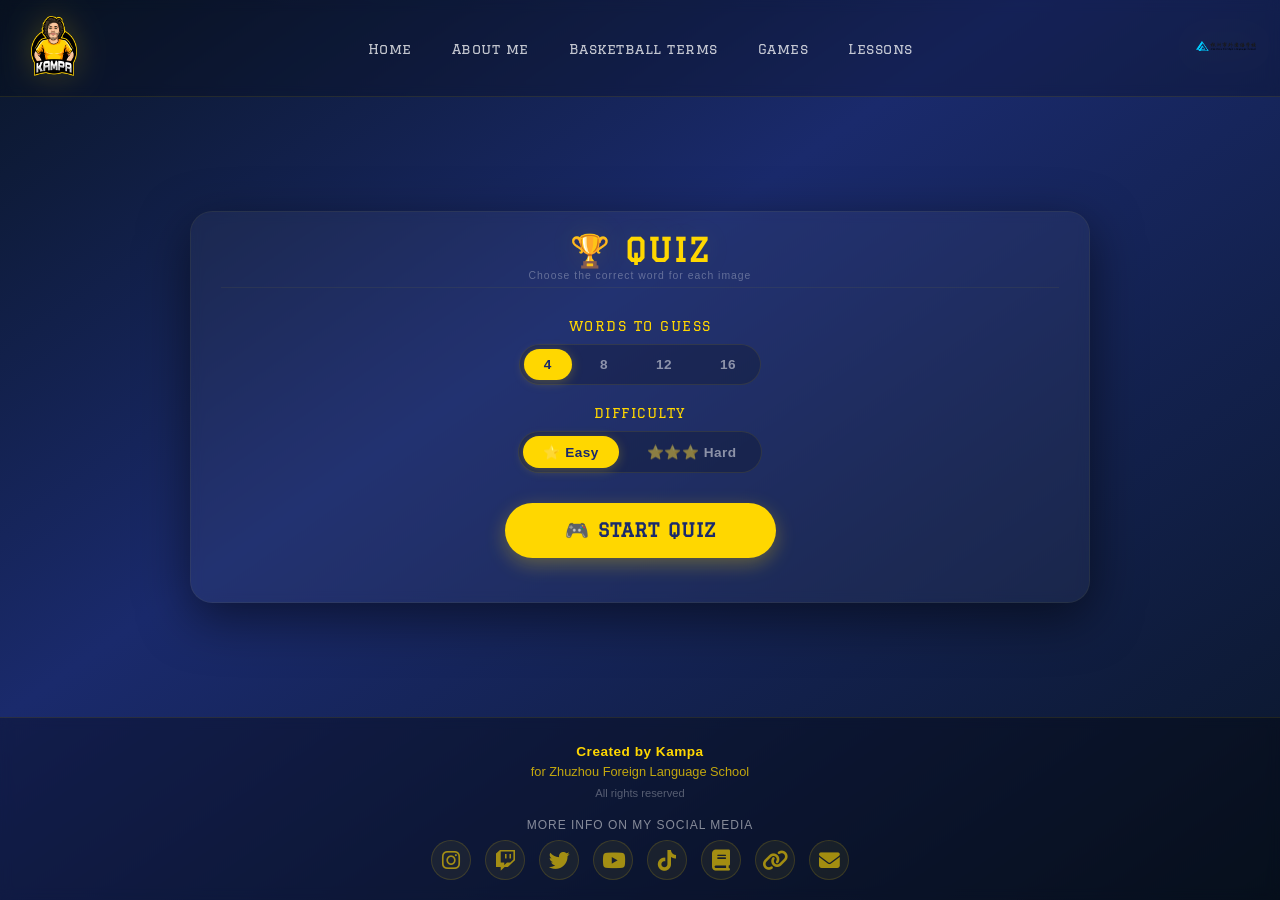
<file: quiz.html>
<!DOCTYPE html>
<html lang="en">
<head>
    <meta charset="UTF-8">
    <meta name="viewport" content="width=device-width, initial-scale=1.0, user-scalable=no">
    <title>Quiz · Kampa Games</title>
    <link rel="stylesheet" href="css/style.css">
    <link rel="stylesheet" href="https://cdnjs.cloudflare.com/ajax/libs/font-awesome/6.4.0/css/all.min.css">
    <link href="https://fonts.googleapis.com/css2?family=Graduate&display=swap" rel="stylesheet">

    <style>
        /* =============================================
           ESTILOS ESPECÍFICOS DEL QUIZ
           ============================================= */
        .quiz-wrapper {
            width: 100%;
            max-width: 900px;
            background: rgba(255, 255, 255, 0.04);
            backdrop-filter: blur(6px);
            border-radius: 22px;
            padding: 16px 20px 18px 20px;
            box-shadow: 0 15px 50px rgba(0, 0, 0, 0.5);
            border: 1px solid rgba(255, 215, 0, 0.06);
            display: flex;
            flex-direction: column;
            gap: 10px;
        }

        .quiz-header {
            text-align: center;
            padding-bottom: 6px;
            border-bottom: 1px solid rgba(255, 215, 0, 0.06);
        }

        .quiz-header h1 {
            font-family: 'Graduate', 'Segoe UI', sans-serif;
            font-size: 1.5rem;
            color: #FFD700;
            text-shadow: 0 0 30px rgba(255, 215, 0, 0.12);
            letter-spacing: 2px;
        }

        .quiz-header .subtitle {
            color: rgba(255, 255, 255, 0.3);
            font-size: 0.65rem;
            letter-spacing: 1px;
        }

        /* ---- SELECTOR (pantalla inicial) ---- */
        .selector {
            display: flex;
            flex-direction: column;
            gap: 20px;
            padding: 20px 10px;
            align-items: center;
        }

        .selector-section {
            display: flex;
            flex-direction: column;
            align-items: center;
            gap: 10px;
        }

        .selector-label {
            font-family: 'Graduate', 'Segoe UI', sans-serif;
            font-size: 0.85rem;
            color: #FFD700;
            letter-spacing: 1.5px;
            text-transform: uppercase;
        }

        .btn-group {
            display: flex;
            gap: 8px;
            flex-wrap: wrap;
            justify-content: center;
            background: rgba(0, 0, 0, 0.2);
            padding: 4px;
            border-radius: 25px;
            border: 1px solid rgba(255, 215, 0, 0.1);
        }

        .btn-option {
            padding: 8px 20px;
            font-size: 0.85rem;
            font-weight: 700;
            border: none;
            border-radius: 20px;
            cursor: pointer;
            transition: all 0.25s ease;
            font-family: 'Segoe UI', Arial, sans-serif;
            background: transparent;
            color: rgba(255, 255, 255, 0.5);
            letter-spacing: 0.5px;
        }

        .btn-option:hover {
            color: rgba(255, 255, 255, 0.85);
        }

        .btn-option.active {
            background: #FFD700;
            color: #1a2a6c;
            box-shadow: 0 2px 12px rgba(255, 215, 0, 0.25);
        }

        .btn-start {
            padding: 14px 50px;
            font-family: 'Graduate', 'Segoe UI', sans-serif;
            font-size: 1.1rem;
            font-weight: bold;
            background: #FFD700;
            color: #1a2a6c;
            border: none;
            border-radius: 50px;
            cursor: pointer;
            transition: all 0.3s ease;
            box-shadow: 0 6px 20px rgba(255, 215, 0, 0.3);
            letter-spacing: 1px;
            margin-top: 10px;
        }

        .btn-start:hover {
            background: #FFE44D;
            transform: translateY(-2px);
            box-shadow: 0 10px 30px rgba(255, 215, 0, 0.4);
        }

        /* ---- CONTROLES DEL JUEGO ---- */
        .controls {
            display: flex;
            justify-content: center;
            gap: 8px;
            flex-wrap: wrap;
        }

        .btn {
            padding: 5px 14px;
            font-size: 0.7rem;
            font-weight: 700;
            border: none;
            border-radius: 25px;
            cursor: pointer;
            transition: all 0.25s ease;
            box-shadow: 0 3px 12px rgba(0, 0, 0, 0.2);
            font-family: 'Segoe UI', Arial, sans-serif;
            letter-spacing: 0.3px;
        }

        .btn:hover:not(:disabled) {
            transform: translateY(-1px);
            box-shadow: 0 5px 20px rgba(0, 0, 0, 0.3);
        }

        .btn:disabled {
            opacity: 0.4;
            cursor: not-allowed;
            transform: none !important;
        }

        .btn-gold { background: #FFD700; color: #1a2a6c; }
        .btn-gold:hover:not(:disabled) { background: #FFE44D; }

        .btn-outline {
            background: transparent;
            color: #FFD700;
            border: 1.5px solid rgba(255, 215, 0, 0.35);
        }
        .btn-outline:hover:not(:disabled) {
            background: rgba(255, 215, 0, 0.06);
            border-color: #FFD700;
        }

        .btn-danger {
            background: rgba(220, 53, 69, 0.8);
            color: white;
        }
        .btn-danger:hover:not(:disabled) { background: #dc3545; }

        /* ---- STATUS BAR ---- */
        .status-bar {
            display: flex;
            justify-content: center;
            align-items: center;
            gap: 14px;
            padding: 6px 14px;
            background: rgba(0, 0, 0, 0.2);
            border-radius: 10px;
            flex-wrap: wrap;
        }

        .status-item {
            color: rgba(255, 255, 255, 0.6);
            font-size: 0.8rem;
        }

        .status-item strong { color: #FFD700; }

        /* Barra de progreso */
        .progress-wrapper {
            flex: 1;
            min-width: 150px;
            display: flex;
            align-items: center;
            gap: 10px;
        }

        .progress-track {
            flex: 1;
            height: 8px;
            background: rgba(255, 255, 255, 0.1);
            border-radius: 10px;
            overflow: hidden;
        }

        .progress-fill {
            height: 100%;
            width: 0%;
            background: linear-gradient(90deg, #FFD700, #FFE44D);
            border-radius: 10px;
            transition: width 0.4s ease;
        }

        /* Badge dificultad */
        .difficulty-badge {
            font-size: 0.7rem;
            font-weight: bold;
            padding: 3px 12px;
            border-radius: 20px;
            letter-spacing: 1px;
            text-transform: uppercase;
            white-space: nowrap;
        }

        .difficulty-badge.easy {
            background: rgba(40, 167, 69, 0.15);
            color: #4caf50;
            border: 1px solid rgba(40, 167, 69, 0.3);
        }

        .difficulty-badge.hard {
            background: rgba(220, 53, 69, 0.15);
            color: #ff6b6b;
            border: 1px solid rgba(220, 53, 69, 0.3);
        }

        /* ---- ÁREA DE JUEGO ---- */
        .game-area {
            display: none;
            flex-direction: column;
            gap: 12px;
            flex: 1;
            min-height: 0;
        }

        .game-area.active {
            display: flex;
        }

        /* ---- IMAGEN DE LA PREGUNTA ---- */
        .question-container {
            display: flex;
            justify-content: center;
            align-items: center;
            flex: 1;
            min-height: 0;
            padding: 4px 0;
        }

        .question-image {
            width: 100%;
            max-width: 240px;
            aspect-ratio: 1 / 1;
            border-radius: 16px;
            background: rgba(255, 255, 255, 0.05);
            border: 2px solid rgba(255, 215, 0, 0.15);
            display: flex;
            align-items: center;
            justify-content: center;
            overflow: hidden;
            flex-shrink: 0;
        }

        .question-image img {
            width: 100%;
            height: 100%;
            object-fit: contain;
            padding: 12px;
        }

        .question-image .placeholder {
            color: rgba(255, 255, 255, 0.2);
            font-size: 3rem;
        }

        /* ---- OPCIONES ---- */
        .options-grid {
            display: grid;
            gap: 12px;
            width: 100%;
            max-width: 560px;
            margin: 0 auto;
            flex-shrink: 0;
        }

        .options-grid[data-count="4"] {
            grid-template-columns: 1fr 1fr;
        }

        .options-grid[data-count="5"] {
            grid-template-columns: 1fr 1fr;
        }
        .options-grid[data-count="5"] .option-btn:last-child {
            grid-column: 1 / -1;
        }

        .options-grid[data-count="6"] {
            grid-template-columns: 1fr 1fr 1fr;
        }

        .option-btn {
            padding: 14px 12px;
            font-size: 1.05rem;
            font-weight: 700;
            border: 2px solid rgba(255, 255, 255, 0.1);
            border-radius: 14px;
            cursor: pointer;
            transition: all 0.25s ease;
            background: rgba(255, 255, 255, 0.05);
            color: rgba(255, 255, 255, 0.8);
            font-family: 'Graduate', 'Segoe UI', sans-serif;
            text-align: center;
            letter-spacing: 0.5px;
            min-height: 60px;
            display: flex;
            align-items: center;
            justify-content: center;
            word-break: break-word;
            animation: optionIn 0.3s ease backwards;
        }

        @keyframes optionIn {
            0% { opacity: 0; transform: scale(0.9); }
            100% { opacity: 1; transform: scale(1); }
        }

        .option-btn:hover:not(.disabled) {
            background: rgba(255, 215, 0, 0.1);
            border-color: rgba(255, 215, 0, 0.3);
            transform: scale(1.02);
        }

        .option-btn.correct {
            background: rgba(40, 167, 69, 0.3);
            border-color: #28a745;
            color: #4caf50;
            animation: correctPulse 0.5s ease;
        }

        .option-btn.wrong {
            background: rgba(220, 53, 69, 0.3);
            border-color: #dc3545;
            color: #ff6b6b;
            animation: wrongShake 0.4s ease;
        }

        .option-btn.reveal-correct {
            background: rgba(40, 167, 69, 0.15);
            border-color: rgba(40, 167, 69, 0.4);
        }

        .option-btn.disabled {
            cursor: not-allowed;
            opacity: 0.6;
        }

        .option-btn.disabled:hover {
            transform: none;
        }

        @keyframes correctPulse {
            0% { transform: scale(1); }
            30% { transform: scale(1.05); }
            60% { transform: scale(0.97); }
            100% { transform: scale(1); }
        }

        @keyframes wrongShake {
            0%, 100% { transform: translateX(0); }
            20% { transform: translateX(-10px); }
            40% { transform: translateX(10px); }
            60% { transform: translateX(-6px); }
            80% { transform: translateX(6px); }
        }

        /* ---- FEEDBACK ---- */
        .feedback-message {
            font-size: 0.95rem;
            font-weight: bold;
            color: rgba(255, 255, 255, 0.7);
            text-align: center;
            min-height: 28px;
            flex-shrink: 0;
            display: flex;
            align-items: center;
            justify-content: center;
        }

        .feedback-message.correct { color: #4caf50; }
        .feedback-message.wrong { color: #ff6b6b; }

        /* ---- OVERLAY VICTORIA ---- */
        .result-overlay {
            position: fixed;
            top: 0; left: 0;
            width: 100%; height: 100%;
            background: rgba(0, 0, 0, 0.85);
            backdrop-filter: blur(6px);
            display: flex;
            justify-content: center;
            align-items: center;
            z-index: 1000;
            padding: 20px;
            opacity: 0;
            pointer-events: none;
            transition: opacity 0.4s ease;
        }

        .result-overlay.active {
            opacity: 1;
            pointer-events: auto;
        }

        .result-content {
            background: linear-gradient(145deg, #0f1f4a, #080e20);
            border: 2px solid rgba(255, 215, 0, 0.3);
            border-radius: 25px;
            padding: 30px 35px;
            max-width: 480px;
            width: 100%;
            text-align: center;
            box-shadow: 0 0 50px rgba(255, 215, 0, 0.08);
            animation: victoryIn 0.5s ease;
        }

        @keyframes victoryIn {
            0% { transform: scale(0.9); opacity: 0; }
            100% { transform: scale(1); opacity: 1; }
        }

        .result-content .trophy {
            font-size: 3.5rem;
            margin-bottom: 6px;
        }

        .result-content h2 {
            color: #FFD700;
            font-family: 'Graduate', 'Segoe UI', sans-serif;
            font-size: 1.6rem;
            margin-bottom: 4px;
        }

        .result-content .sub {
            color: rgba(255, 255, 255, 0.5);
            font-size: 0.85rem;
            margin-bottom: 14px;
        }

        .result-content .stats {
            color: rgba(255, 255, 255, 0.6);
            font-size: 1rem;
            margin-bottom: 16px;
        }

        .result-content .stats strong { color: #FFD700; }

        .result-content .btn {
            font-size: 0.95rem;
            padding: 10px 30px;
        }

        /* ---- RESPONSIVE ---- */
        @media (max-width: 850px) {
            .quiz-wrapper { padding: 12px 14px 14px 14px; }
            .quiz-header h1 { font-size: 1.2rem; }
            .question-image { max-width: 180px; }
            .options-grid { max-width: 440px; gap: 10px; }
            .option-btn { font-size: 0.9rem; padding: 12px 10px; min-height: 50px; }
            .btn { padding: 4px 10px; font-size: 0.6rem; }
            .btn-start { padding: 12px 35px; font-size: 0.95rem; }
        }

        @media (max-width: 550px) {
            .quiz-wrapper { padding: 8px 8px 10px 8px; border-radius: 14px; }
            .quiz-header h1 { font-size: 1rem; }
            .question-image { max-width: 130px; }
            .options-grid { max-width: 340px; gap: 8px; }
            .option-btn { font-size: 0.75rem; padding: 10px 8px; min-height: 44px; border-radius: 10px; }
            .status-item { font-size: 0.65rem; }
            .btn { padding: 3px 8px; font-size: 0.5rem; }
            .btn-start { padding: 10px 25px; font-size: 0.85rem; }
            .btn-option { padding: 6px 14px; font-size: 0.75rem; }
        }

        @media (max-width: 400px) {
            .question-image { max-width: 100px; }
            .options-grid { max-width: 280px; gap: 6px; }
            .option-btn { font-size: 0.65rem; padding: 8px 6px; min-height: 38px; }
            .quiz-header h1 { font-size: 0.85rem; }
        }

        @media (min-height: 900px) {
            .quiz-wrapper { padding: 20px 30px 24px 30px; }
            .question-image { max-width: 280px; }
            .options-grid { max-width: 620px; gap: 16px; }
            .option-btn { font-size: 1.2rem; padding: 18px 16px; min-height: 70px; }
            .quiz-header h1 { font-size: 2rem; }
            .btn { padding: 8px 20px; font-size: 0.85rem; }
            .btn-start { padding: 16px 60px; font-size: 1.2rem; }
        }

        .hidden { display: none !important; }
    </style>
</head>
<body>

    <!-- HEADER (inyectado) -->
    <div id="header-container"></div>

    <!-- CONTENIDO PRINCIPAL -->
    <main class="main-content">
        <div class="quiz-wrapper">

            <!-- TÍTULO -->
            <div class="quiz-header">
                <h1>🏆 QUIZ</h1>
                <div class="subtitle">Choose the correct word for each image</div>
            </div>

            <!-- ============================================ -->
            <!-- SELECTOR (pantalla inicial) -->
            <!-- ============================================ -->
            <div class="selector" id="selectorPanel">

                <!-- Cantidad de palabras -->
                <div class="selector-section">
                    <div class="selector-label">Words to guess</div>
                    <div class="btn-group" id="wordsGroup">
                        <button class="btn-option active" data-words="4">4</button>
                        <button class="btn-option" data-words="8">8</button>
                        <button class="btn-option" data-words="12">12</button>
                        <button class="btn-option" data-words="16">16</button>
                    </div>
                </div>

                <!-- Dificultad -->
                <div class="selector-section">
                    <div class="selector-label">Difficulty</div>
                    <div class="btn-group" id="difficultyGroup">
                        <button class="btn-option active" data-difficulty="easy">⭐ Easy</button>
                        <button class="btn-option" data-difficulty="hard">⭐⭐⭐ Hard</button>
                    </div>
                </div>

                <!-- Botón START -->
                <button class="btn-start" id="startBtn">🎮 START QUIZ</button>

            </div>

            <!-- ============================================ -->
            <!-- ZONA DE JUEGO -->
            <!-- ============================================ -->
            <div id="gameArea" class="game-area">

                <!-- CONTROLES -->
                <div class="controls">
                    <button class="btn btn-outline" id="newGameBtn">🔄 New</button>
                    <button class="btn btn-danger" id="backBtn">⬅️ Back</button>
                </div>

                <!-- STATUS BAR -->
                <div class="status-bar">
                    <div class="progress-wrapper">
                        <span style="color:rgba(255,255,255,0.4);font-size:0.8rem;">📊</span>
                        <div class="progress-track">
                            <div class="progress-fill" id="progressFill"></div>
                        </div>
                        <span class="status-item" id="progressText">0 / 8</span>
                    </div>
                    <div class="difficulty-badge easy" id="difficultyBadge">⭐ Easy</div>
                </div>

                <!-- IMAGEN -->
                <div class="question-container">
                    <div class="question-image" id="questionImage">
                        <div class="placeholder">🏀</div>
                    </div>
                </div>

                <!-- OPCIONES -->
                <div class="options-grid" id="optionsGrid" data-count="4"></div>

                <!-- FEEDBACK -->
                <div class="feedback-message" id="feedbackMessage">💡 Choose the correct word!</div>

            </div>

        </div>
    </main>

    <!-- FOOTER (inyectado) -->
    <div id="footer-container"></div>

    <!-- OVERLAY RESULTADO -->
    <div class="result-overlay" id="resultOverlay">
        <div class="result-content">
            <div class="trophy" id="resultEmoji">🏆</div>
            <h2 id="resultTitle">¡Completaste el Quiz!</h2>
            <div class="sub" id="resultSub">Great job!</div>
            <div class="stats" id="resultStats">✅ 8 / 8 correctas</div>
            <button class="btn btn-gold" id="playAgainBtn">🔄 Play Again</button>
        </div>
    </div>

    <!-- SCRIPTS -->
    <script src="js/config.js"></script>
    <script src="js/header.js"></script>
    <script src="js/footer.js"></script>

    <script>
        // =========================================================
        // ESTADO DEL QUIZ
        // =========================================================
        let quizState = {
            questions: [],
            currentIndex: 0,
            score: 0,
            answered: false,
            isComplete: false,
            config: {
                numWords: 4,
                difficulty: 'easy'
            }
        };

        let optionBtns = [];

        // =========================================================
        // DOM
        // =========================================================
        const selectorPanel = document.getElementById('selectorPanel');
        const gameArea = document.getElementById('gameArea');
        const wordsGroup = document.getElementById('wordsGroup');
        const difficultyGroup = document.getElementById('difficultyGroup');
        const startBtn = document.getElementById('startBtn');
        const questionImage = document.getElementById('questionImage');
        const optionsGrid = document.getElementById('optionsGrid');
        const feedbackMessage = document.getElementById('feedbackMessage');
        const progressFill = document.getElementById('progressFill');
        const progressText = document.getElementById('progressText');
        const difficultyBadge = document.getElementById('difficultyBadge');
        const newGameBtn = document.getElementById('newGameBtn');
        const backBtn = document.getElementById('backBtn');
        const resultOverlay = document.getElementById('resultOverlay');
        const resultEmoji = document.getElementById('resultEmoji');
        const resultTitle = document.getElementById('resultTitle');
        const resultSub = document.getElementById('resultSub');
        const resultStats = document.getElementById('resultStats');
        const playAgainBtn = document.getElementById('playAgainBtn');

        // =========================================================
        // HELPERS
        // =========================================================
        function shuffleArray(arr) {
            for (let i = arr.length - 1; i > 0; i--) {
                const j = Math.floor(Math.random() * (i + 1));
                [arr[i], arr[j]] = [arr[j], arr[i]];
            }
            return arr;
        }

        // =========================================================
        // DIFICULTAD PROGRESIVA POR POSICIÓN
        // =========================================================
        function getOptionCount(questionPosition, totalQuestions) {
            const ratio = questionPosition / totalQuestions;
            if (ratio < 0.25) return 4;
            if (ratio < 0.50) return 4;
            if (ratio < 0.75) return 5;
            return 6;
        }

        // =========================================================
        // AGRUPOS DE PALABRAS PARECIDAS (para modo HARD)
        // =========================================================
        function getSimilarWords(word, allWords) {
            const others = allWords.filter(w => w !== word);
            const w = word.toUpperCase();

            // 1. Misma letra inicial
            const sameFirst = others.filter(o => o.toUpperCase()[0] === w[0]);

            // 2. Longitud similar (±2)
            const sameLength = others.filter(o => Math.abs(o.length - word.length) <= 2);

            // 3. Sonido inicial similar (primera sílaba)
            const wPrefix = w.substring(0, 2);
            const sameSound = others.filter(o => o.toUpperCase().substring(0, 2) === wPrefix);

            // Combinar y priorizar
            const combined = new Set();
            sameSound.forEach(o => combined.add(o));
            sameFirst.forEach(o => combined.add(o));
            sameLength.forEach(o => combined.add(o));

            // Convertir a array y barajar
            const similar = shuffleArray([...combined]);

            // Si no hay suficientes, rellenar con aleatorias
            const remaining = shuffleArray(others.filter(o => !combined.has(o)));
            return [...similar, ...remaining];
        }

        // =========================================================
        // GENERAR PREGUNTAS
        // =========================================================
        function generateQuestions() {
            // Elegir N palabras aleatorias
            const allWords = PALABRAS_JUEGO.map(p => p.palabra);
            const shuffled = shuffleArray([...allWords]);
            const selectedWords = shuffled.slice(0, quizState.config.numWords);

            // Para cada palabra, elegir una imagen aleatoria
            const selectedWithImages = selectedWords.map(word => {
                const item = PALABRAS_JUEGO.find(p => p.palabra === word);
                const randomIdx = Math.floor(Math.random() * item.imagenes.length);
                return {
                    palabra: word,
                    imagen: item.imagenes[randomIdx],
                    rutaCompleta: RUTA_TERMS + item.imagenes[randomIdx]
                };
            });

            const questions = [];
            let lastCorrectIndex = -1;

            for (let pos = 0; pos < selectedWithImages.length; pos++) {
                const item = selectedWithImages[pos];
                const correctWord = item.palabra;
                const optionCount = getOptionCount(pos, selectedWithImages.length);
                const numWrong = optionCount - 1;

                // Elegir distractores
                let distractors;

                if (quizState.config.difficulty === 'hard') {
                    // Modo HARD: buscar palabras parecidas
                    const similares = getSimilarWords(correctWord, allWords);
                    distractors = similares.slice(0, numWrong);
                } else {
                    // Modo EASY: aleatorias
                    const wrongWords = allWords.filter(w => w !== correctWord);
                    const shuffledWrong = shuffleArray([...wrongWords]);
                    distractors = shuffledWrong.slice(0, numWrong);
                }

                const options = [correctWord, ...distractors];

                // Barajar opciones y evitar que la correcta esté en la misma posición seguida
                let shuffledOptions;
                let correctIndex;
                let attempts = 0;
                const maxAttempts = 25;

                do {
                    shuffledOptions = shuffleArray([...options]);
                    correctIndex = shuffledOptions.indexOf(correctWord);
                    attempts++;
                } while (correctIndex === lastCorrectIndex && attempts < maxAttempts);

                lastCorrectIndex = correctIndex;

                questions.push({
                    imagen: item.rutaCompleta,
                    palabra: correctWord,
                    options: shuffledOptions,
                    correctIndex: correctIndex,
                    optionCount: optionCount
                });
            }

            return questions;
        }

        // =========================================================
        // CREAR BOTONES DE OPCIÓN
        // =========================================================
        function createOptionButtons(count) {
            optionsGrid.innerHTML = '';
            optionsGrid.dataset.count = count;
            optionBtns = [];
            for (let i = 0; i < count; i++) {
                const btn = document.createElement('button');
                btn.className = 'option-btn';
                btn.dataset.index = i;
                btn.style.animationDelay = `${i * 0.05}s`;
                btn.addEventListener('click', () => handleAnswer(i));
                optionsGrid.appendChild(btn);
                optionBtns.push(btn);
            }
        }

        // =========================================================
        // CARGAR PREGUNTA
        // =========================================================
        function loadQuestion(index) {
            const question = quizState.questions[index];
            if (!question) return;

            quizState.answered = false;

            createOptionButtons(question.optionCount);

            // Imagen
            const img = document.createElement('img');
            img.src = question.imagen;
            img.alt = 'Question image';
            img.onerror = function() {
                // Intentar con JPG
                const jpgPath = this.src.replace('.png', '.jpg');
                this.src = jpgPath;
                this.onerror = function() {
                    this.style.display = 'none';
                    const placeholder = document.createElement('div');
                    placeholder.className = 'placeholder';
                    placeholder.textContent = '🖼️';
                    questionImage.innerHTML = '';
                    questionImage.appendChild(placeholder);
                };
            };
            questionImage.innerHTML = '';
            questionImage.appendChild(img);

            // Opciones
            question.options.forEach((word, idx) => {
                if (optionBtns[idx]) {
                    optionBtns[idx].textContent = word;
                    optionBtns[idx].dataset.correct = (idx === question.correctIndex) ? 'true' : 'false';
                }
            });

            // Progreso
            const total = quizState.questions.length;
            const progress = (index / total) * 100;
            progressFill.style.width = `${progress}%`;
            progressText.textContent = `${index} / ${total}`;

            // Badge
            if (quizState.config.difficulty === 'easy') {
                difficultyBadge.className = 'difficulty-badge easy';
                difficultyBadge.textContent = '⭐ Easy';
            } else {
                difficultyBadge.className = 'difficulty-badge hard';
                difficultyBadge.textContent = '⭐⭐⭐ Hard';
            }

            feedbackMessage.textContent = '💡 Choose the correct word!';
            feedbackMessage.className = 'feedback-message';
        }

        // =========================================================
        // RESPUESTA
        // =========================================================
        function handleAnswer(index) {
            if (quizState.answered || quizState.isComplete) return;
            if (quizState.currentIndex >= quizState.questions.length) return;
            if (!optionBtns[index]) return;

            const question = quizState.questions[quizState.currentIndex];
            const selectedBtn = optionBtns[index];
            const isCorrect = (index === question.correctIndex);

            quizState.answered = true;
            optionBtns.forEach(btn => btn.disabled = true);

            if (isCorrect) {
                selectedBtn.classList.add('correct');
                quizState.score++;
                feedbackMessage.textContent = `✅ Correct! "${question.palabra}"`;
                feedbackMessage.className = 'feedback-message correct';
            } else {
                selectedBtn.classList.add('wrong');
                optionBtns.forEach((btn, idx) => {
                    if (idx === question.correctIndex) {
                        btn.classList.add('reveal-correct');
                    }
                });
                feedbackMessage.textContent = `❌ Oops! The correct answer is "${question.palabra}"`;
                feedbackMessage.className = 'feedback-message wrong';
            }

            setTimeout(() => {
                quizState.currentIndex++;
                if (quizState.currentIndex >= quizState.questions.length) {
                    showFinalResult();
                } else {
                    loadQuestion(quizState.currentIndex);
                }
            }, 1500);
        }

        // =========================================================
        // RESULTADO FINAL
        // =========================================================
        function showFinalResult() {
            quizState.isComplete = true;
            const total = quizState.questions.length;
            const score = quizState.score;
            const percentage = Math.round((score / total) * 100);

            let emoji, title, sub;
            if (percentage === 100) {
                emoji = '🏆';
                title = '¡Perfecto!';
                sub = 'You got all answers correct! 🎉';
            } else if (percentage >= 75) {
                emoji = '🌟';
                title = '¡Muy bien!';
                sub = 'Great job! Keep it up! 💪';
            } else if (percentage >= 50) {
                emoji = '📚';
                title = '¡Buen intento!';
                sub = 'Practice makes perfect! 📖';
            } else {
                emoji = '💪';
                title = '¡Sigue practicando!';
                sub = 'Don\'t give up! Try again! 🏀';
            }

            resultEmoji.textContent = emoji;
            resultTitle.textContent = title;
            resultSub.textContent = sub;
            resultStats.innerHTML = `✅ <strong>${score}</strong> / ${total} · <strong>${percentage}%</strong>`;

            progressFill.style.width = '100%';
            progressText.textContent = `${total} / ${total}`;

            setTimeout(() => {
                resultOverlay.classList.add('active');
            }, 400);
        }

        // =========================================================
        // INICIO / NAVEGACIÓN
        // =========================================================
        function startQuiz() {
            quizState.questions = generateQuestions();
            quizState.currentIndex = 0;
            quizState.score = 0;
            quizState.answered = false;
            quizState.isComplete = false;

            selectorPanel.classList.add('hidden');
            gameArea.classList.add('active');
            resultOverlay.classList.remove('active');

            feedbackMessage.textContent = '💡 Choose the correct word!';
            feedbackMessage.className = 'feedback-message';

            if (quizState.questions.length > 0) {
                loadQuestion(0);
            }
        }

        function backToSelector() {
            if (!quizState.isComplete && quizState.currentIndex > 0) {
                if (!confirm('Are you sure you want to go back? Progress will be lost.')) return;
            }
            quizState.isComplete = false;
            gameArea.classList.remove('active');
            selectorPanel.classList.remove('hidden');
            resultOverlay.classList.remove('active');
        }

        // =========================================================
        // SELECTOR
        // =========================================================
        wordsGroup.querySelectorAll('.btn-option').forEach(btn => {
            btn.addEventListener('click', () => {
                wordsGroup.querySelectorAll('.btn-option').forEach(b => b.classList.remove('active'));
                btn.classList.add('active');
                quizState.config.numWords = parseInt(btn.dataset.words);
            });
        });

        difficultyGroup.querySelectorAll('.btn-option').forEach(btn => {
            btn.addEventListener('click', () => {
                difficultyGroup.querySelectorAll('.btn-option').forEach(b => b.classList.remove('active'));
                btn.classList.add('active');
                quizState.config.difficulty = btn.dataset.difficulty;
            });
        });

        // =========================================================
        // EVENT LISTENERS
        // =========================================================
        startBtn.addEventListener('click', startQuiz);
        newGameBtn.addEventListener('click', () => {
            resultOverlay.classList.remove('active');
            backToSelector();
        });
        backBtn.addEventListener('click', backToSelector);
        playAgainBtn.addEventListener('click', () => {
            resultOverlay.classList.remove('active');
            backToSelector();
        });

        document.addEventListener('keydown', (e) => {
            if (e.key >= '1' && e.key <= '6') {
                const index = parseInt(e.key) - 1;
                if (index < optionBtns.length && !optionBtns[index].disabled) {
                    handleAnswer(index);
                }
            }
            if (e.key === 'Escape') {
                e.preventDefault();
                backToSelector();
            }
        });

        console.log('🏆 QUIZ - ready');
        console.log('📝 ' + PALABRAS_JUEGO.length + ' palabras disponibles en config.js');
    </script>
</body>
</html>
</file>
<file: css/style.css>
/* =============================================
   RESET Y BASE
   ============================================= */
* {
    margin: 0;
    padding: 0;
    box-sizing: border-box;
    user-select: none;
    -webkit-tap-highlight-color: transparent;
}

html, body {
    min-height: 100%;
    overflow-x: hidden;
}

body {
    background: linear-gradient(145deg, #0a1628 0%, #1a2a6c 40%, #0a1628 100%);
    background-attachment: fixed;
    font-family: 'Segoe UI', Arial, sans-serif;
    color: white;
    display: flex;
    flex-direction: column;
    min-height: 100vh;
    position: relative;
}

/* =============================================
   LOGOS FLOTANTES (con brillo, sin marco)
   ============================================= */
.floating-logo {
    position: fixed;
    display: flex;
    justify-content: center;
    align-items: center;
    z-index: 0;
    pointer-events: none;
}

.floating-logo.left {
    width: 160px;
    height: 160px;
    left: 80px;
    top: 50%;
    transform: translateY(-50%);
}

.floating-logo.right {
    width: 240px;
    height: 240px;
    right: 80px;
    top: 50%;
    transform: translateY(-50%);
}

.floating-logo img {
    width: 100%;
    height: 100%;
    object-fit: contain;
    filter: drop-shadow(0 0 30px rgba(255, 215, 0, 0.08));
    background: transparent !important;
    padding: 0 !important;
    border: none !important;
    border-radius: 0 !important;
}

/* =============================================
   HEADER
   ============================================= */
.site-header {
    position: relative;
    z-index: 10;
    padding: 16px 24px;
    background: rgba(0, 0, 0, 0.2);
    backdrop-filter: blur(6px);
    border-bottom: 1px solid rgba(255, 215, 0, 0.1);
}

.header-container {
    max-width: 1300px;
    margin: 0 auto;
    display: flex;
    align-items: center;
    justify-content: space-between;
    gap: 20px;
}

.header-logo {
    width: 60px;
    height: 60px;
    object-fit: contain;
    filter: drop-shadow(0 0 15px rgba(255, 215, 0, 0.2));
    transition: transform 0.3s ease;
    background: transparent !important;
    border: none !important;
    padding: 0 !important;
}

.header-logo:hover {
    transform: scale(1.1);
}

.main-nav {
    display: flex;
    gap: 8px;
    flex-wrap: wrap;
    justify-content: center;
    flex: 1;
}

.main-nav a {
    font-family: 'Graduate', 'Segoe UI', sans-serif;
    color: rgba(255, 255, 255, 0.75);
    text-decoration: none;
    padding: 8px 16px;
    font-size: 0.9rem;
    letter-spacing: 0.5px;
    border-radius: 20px;
    transition: all 0.25s ease;
}

.main-nav a:hover {
    color: #FFD700;
    background: rgba(255, 215, 0, 0.08);
}

.main-nav a.active {
    color: #FFD700;
    background: rgba(255, 215, 0, 0.12);
    box-shadow: 0 0 15px rgba(255, 215, 0, 0.15);
}

/* =============================================
   MAIN CONTENT
   ============================================= */
.main-content {
    flex: 1;
    position: relative;
    z-index: 1;
    display: flex;
    justify-content: center;
    align-items: center;
    padding: 40px 20px;
}

.home-wrapper {
    width: 100%;
    max-width: 1100px;
    padding: 30px;
    background: rgba(255, 255, 255, 0.03);
    backdrop-filter: blur(6px);
    border-radius: 25px;
    border: 1px solid rgba(255, 215, 0, 0.08);
    box-shadow: 0 15px 50px rgba(0, 0, 0, 0.4);
}

/* =============================================
   WELCOME SECTION
   ============================================= */
.welcome-section {
    text-align: center;
    margin-bottom: 40px;
    padding-bottom: 30px;
    border-bottom: 1px solid rgba(255, 215, 0, 0.1);
}

.welcome-section h1 {
    font-family: 'Graduate', 'Segoe UI', sans-serif;
    font-size: 2.2rem;
    color: #FFD700;
    text-shadow: 0 0 40px rgba(255, 215, 0, 0.2);
    margin-bottom: 20px;
    letter-spacing: 2px;
}

.welcome-text {
    font-size: 1.05rem;
    color: rgba(255, 255, 255, 0.8);
    line-height: 1.6;
    max-width: 700px;
    margin: 0 auto 16px;
}

.welcome-text-cn {
    font-size: 0.9rem;
    color: rgba(255, 255, 255, 0.5);
    line-height: 1.8;
    max-width: 700px;
    margin: 0 auto;
}

/* =============================================
   TARJETAS DE CATEGORÍAS
   ============================================= */
.categories-grid {
    display: grid;
    grid-template-columns: repeat(4, 1fr);
    gap: 20px;
}

.category-card {
    background: linear-gradient(145deg, rgba(255, 215, 0, 0.08), rgba(255, 215, 0, 0.02));
    border: 2px solid rgba(255, 215, 0, 0.2);
    border-radius: 18px;
    padding: 28px 20px;
    text-decoration: none;
    color: white;
    display: flex;
    flex-direction: column;
    align-items: center;
    text-align: center;
    gap: 12px;
    transition: all 0.3s ease;
    cursor: pointer;
}

.category-card:hover {
    transform: translateY(-6px);
    border-color: #FFD700;
    box-shadow: 0 12px 40px rgba(255, 215, 0, 0.25);
    background: linear-gradient(145deg, rgba(255, 215, 0, 0.15), rgba(255, 215, 0, 0.05));
}

.category-icon {
    font-size: 2.8rem;
    filter: drop-shadow(0 0 15px rgba(255, 215, 0, 0.3));
    transition: transform 0.3s ease;
}

.category-card:hover .category-icon {
    transform: scale(1.15);
}

.category-title {
    font-family: 'Graduate', 'Segoe UI', sans-serif;
    font-size: 1.15rem;
    color: #FFD700;
    letter-spacing: 1px;
}

.category-desc {
    font-size: 0.8rem;
    color: rgba(255, 255, 255, 0.5);
    line-height: 1.4;
}

/* =============================================
   FOOTER
   ============================================= */
.site-footer {
    position: relative;
    z-index: 10;
    padding: 24px 24px 20px;
    background: rgba(0, 0, 0, 0.3);
    border-top: 1px solid rgba(255, 215, 0, 0.1);
    backdrop-filter: blur(6px);
}

.footer-container {
    max-width: 1300px;
    margin: 0 auto;
    display: flex;
    flex-direction: column;
    align-items: center;
    gap: 16px;
}

.footer-credits {
    text-align: center;
    line-height: 1.5;
}

.footer-credits .creator {
    color: #FFD700;
    font-weight: bold;
    font-size: 0.85rem;
    letter-spacing: 0.5px;
}

.footer-credits .school {
    color: rgba(255, 215, 0, 0.75);
    font-size: 0.8rem;
}

.footer-credits .rights {
    color: rgba(255, 255, 255, 0.3);
    font-size: 0.7rem;
    margin-top: 4px;
}

.footer-social {
    display: flex;
    flex-direction: column;
    align-items: center;
    gap: 8px;
}

.footer-social .label {
    color: rgba(255, 255, 255, 0.5);
    font-size: 0.75rem;
    letter-spacing: 1px;
    text-transform: uppercase;
}

.redes-iconos {
    display: flex;
    gap: 14px;
    flex-wrap: wrap;
    justify-content: center;
}

.redes-iconos a {
    color: rgba(255, 215, 0, 0.6);
    font-size: 1.3rem;
    width: 40px;
    height: 40px;
    display: flex;
    align-items: center;
    justify-content: center;
    border-radius: 50%;
    background: rgba(255, 215, 0, 0.06);
    border: 1px solid rgba(255, 215, 0, 0.15);
    transition: all 0.25s ease;
    text-decoration: none;
}

.redes-iconos a:hover {
    color: #FFD700;
    background: rgba(255, 215, 0, 0.15);
    border-color: #FFD700;
    transform: translateY(-3px) scale(1.05);
    box-shadow: 0 6px 20px rgba(255, 215, 0, 0.25);
}

/* =============================================
   RESPONSIVE
   ============================================= */
@media (max-width: 1100px) {
    .floating-logo.left { width: 120px; height: 120px; left: 50px; }
    .floating-logo.right { width: 180px; height: 180px; right: 50px; }
}

@media (max-width: 850px) {
    .floating-logo.left { width: 80px; height: 80px; left: 20px; }
    .floating-logo.right { width: 120px; height: 120px; right: 20px; }

    .categories-grid {
        grid-template-columns: repeat(2, 1fr);
        gap: 14px;
    }

    .welcome-section h1 { font-size: 1.6rem; }
    .welcome-text { font-size: 0.95rem; }
    .welcome-text-cn { font-size: 0.8rem; }

    .main-nav { gap: 4px; }
    .main-nav a { padding: 6px 10px; font-size: 0.8rem; }
}

@media (max-width: 550px) {
    .floating-logo.left { width: 55px; height: 55px; left: 10px; }
    .floating-logo.right { width: 80px; height: 80px; right: 10px; }

    .site-header { padding: 10px 12px; }
    .header-logo { width: 45px; height: 45px; }
    .header-container { flex-wrap: wrap; }

    .main-nav {
        order: 3;
        width: 100%;
        justify-content: center;
        margin-top: 8px;
    }
    .main-nav a { padding: 5px 8px; font-size: 0.7rem; }

    .home-wrapper { padding: 20px 14px; }

    .welcome-section h1 { font-size: 1.3rem; }
    .welcome-text { font-size: 0.85rem; }
    .welcome-text-cn { font-size: 0.7rem; }

    .categories-grid {
        grid-template-columns: repeat(2, 1fr);
        gap: 10px;
    }
    .category-card { padding: 18px 12px; }
    .category-icon { font-size: 2rem; }
    .category-title { font-size: 0.9rem; }
    .category-desc { font-size: 0.7rem; }

    .footer-credits .creator { font-size: 0.75rem; }
    .footer-credits .school { font-size: 0.7rem; }
    .redes-iconos { gap: 8px; }
    .redes-iconos a { width: 34px; height: 34px; font-size: 1.1rem; }
}

@media (max-width: 400px) {
    .categories-grid {
        grid-template-columns: 1fr;
    }
}

/* Pantallas grandes */
@media (min-height: 900px) {
    .floating-logo.left { width: 200px; height: 200px; left: 100px; }
    .floating-logo.right { width: 300px; height: 300px; right: 100px; }
}
</file>
